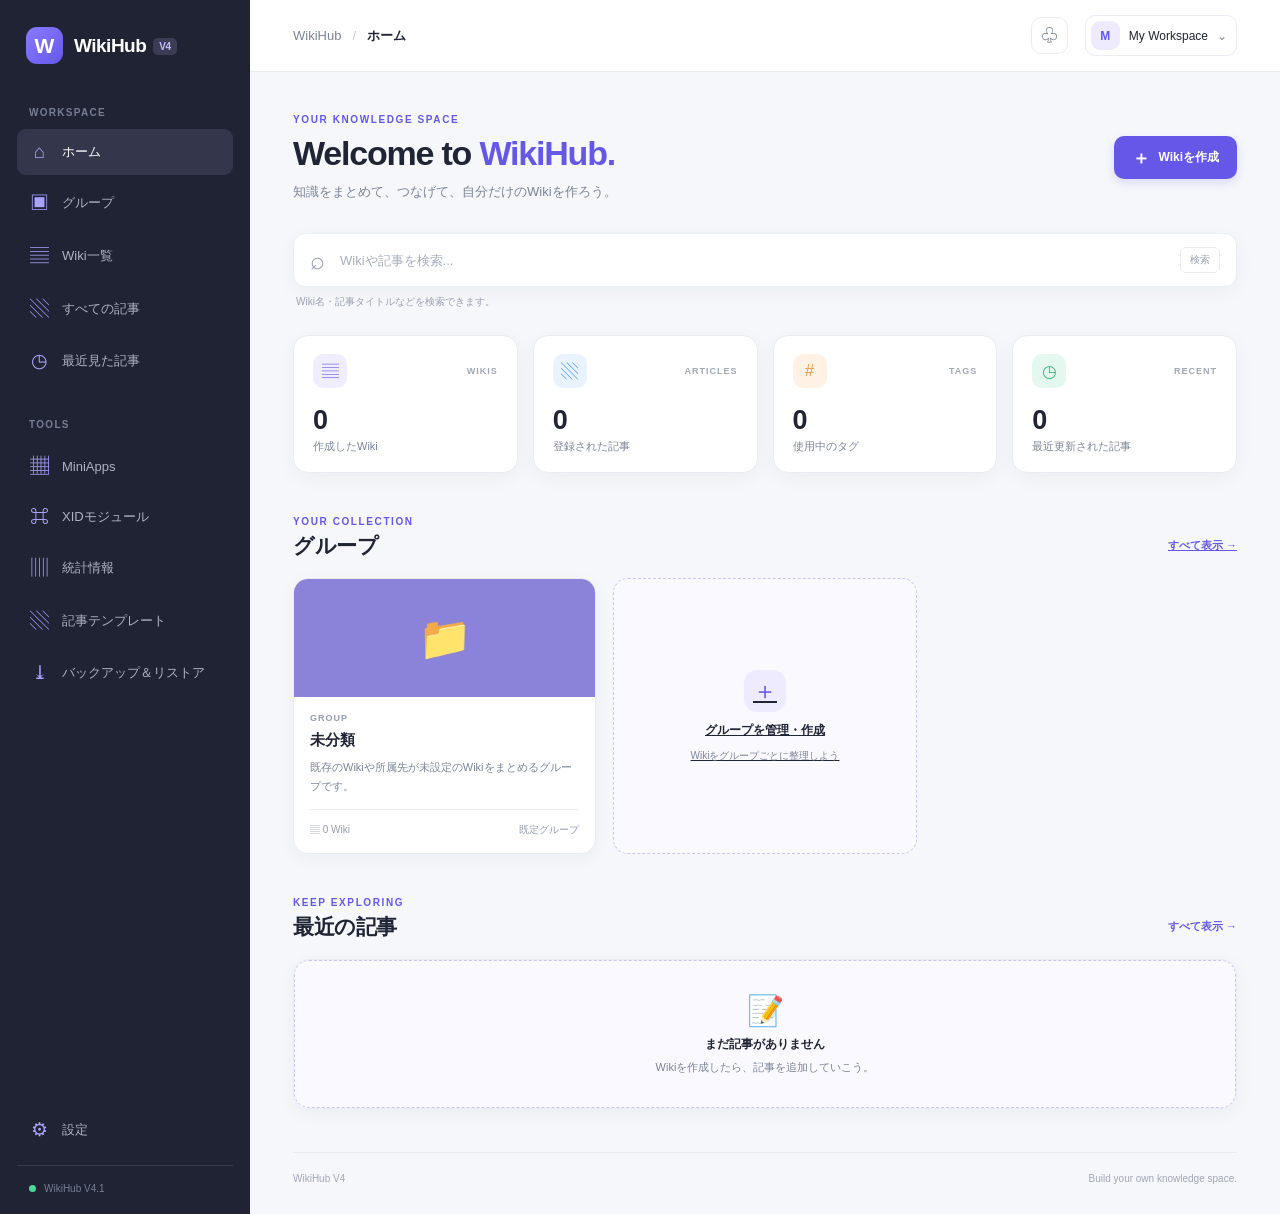
<file: index.html>
<!DOCTYPE html>
<html lang="ja">
<head>
    <meta charset="UTF-8">
    <meta name="viewport" content="width=device-width, initial-scale=1.0">
    <meta name="theme-color" content="#f5f7fa">
    <title>WikiHub</title>
    <link rel="stylesheet" href="css/main.css">
    <link rel="stylesheet" href="css/components.css">
</head>
<body>

<div class="app-layout">

    <!-- サイドバー -->
    <aside class="sidebar" id="sidebar">
        <div class="brand">
            <div class="brand-icon">W</div>
            <div class="brand-name">WikiHub<span>V4</span></div>
        </div>

        <div class="sidebar-section">
            <div class="sidebar-label">WORKSPACE</div>

            <a href="index.html" class="nav-item active">
                <span class="nav-icon">⌂</span>
                <span>ホーム</span>
            </a>

            <a href="groups.html" class="nav-item"><span class="nav-icon">▣</span><span>グループ</span></a>
            <a href="wikis.html" class="nav-item">
                <span class="nav-icon">▤</span>
                <span>Wiki一覧</span>
            </a>

            <button class="nav-item" data-action="articles">
                <span class="nav-icon">▧</span>
                <span>すべての記事</span>
            </button>

            <button class="nav-item" data-action="recent">
                <span class="nav-icon">◷</span>
                <span>最近見た記事</span>
            </button>
        </div>

        <div class="sidebar-section">
            <div class="sidebar-label">TOOLS</div>

            <button class="nav-item" data-action="miniapps">
                <span class="nav-icon">▦</span>
                <span>MiniApps</span>
            </button>

            <button class="nav-item" data-action="xid">
                <span class="nav-icon">⌘</span>
                <span>XIDモジュール</span>
            </button>

            <button class="nav-item" data-action="stats">
                <span class="nav-icon">▥</span>
                <span>統計情報</span>
            </button>

            <a class="nav-item" href="templates.html"><span class="nav-icon">▧</span><span>記事テンプレート</span></a>
            <a class="nav-item" href="backup.html">
                <span class="nav-icon">⤓</span>
                <span>バックアップ＆リストア</span>
            </a>
        </div>

        <div class="sidebar-bottom">
            <button class="nav-item" data-action="settings">
                <span class="nav-icon">⚙</span>
                <span>設定</span>
            </button>

            <div class="sidebar-version">
                <span class="status-dot"></span>
                WikiHub V4.1
            </div>
        </div>
    </aside>

    <!-- メイン -->
    <main class="main-area">

        <!-- ヘッダー -->
        <header class="topbar">
            <button class="icon-button menu-button" id="menuButton" aria-label="メニュー">
                ☰
            </button>

            <div class="breadcrumb">
                <span>WikiHub</span>
                <span class="breadcrumb-separator">/</span>
                <strong>ホーム</strong>
            </div>

            <div class="topbar-actions">
                <button class="icon-button" data-action="notifications" aria-label="通知">
                    ♧
                </button>

                <button class="profile-button" data-action="profile">
                    <span class="avatar">M</span>
                    <span class="profile-name">My Workspace</span>
                    <span class="profile-arrow">⌄</span>
                </button>
            </div>
        </header>

        <!-- コンテンツ -->
        <div class="page-content">

            <section class="welcome-section">
                <div>
                    <div class="eyebrow">YOUR KNOWLEDGE SPACE</div>
                    <h1>Welcome to <span>WikiHub.</span></h1>
                    <p>知識をまとめて、つなげて、自分だけのWikiを作ろう。</p>
                </div>

                <button class="primary-button" id="createWikiButton">
                    <span>＋</span>
                    Wikiを作成
                </button>
            </section>

            <!-- 検索 -->
            <section class="search-section">
                <div class="search-box">
                    <span class="search-icon">⌕</span>
                    <input
                        type="search"
                        id="globalSearch"
                        placeholder="Wikiや記事を検索..."
                        autocomplete="off"
                    >
                    <span class="search-shortcut">検索</span>
                </div>
                <p class="search-hint">Wiki名・記事タイトルなどを検索できます。</p>
            </section>

            <!-- 統計 -->
            <section class="stats-grid">
                <div class="stat-card">
                    <div class="stat-top">
                        <span class="stat-icon purple">▤</span>
                        <span class="stat-label">WIKIS</span>
                    </div>
                    <div class="stat-number" id="wikiCount">—</div>
                    <div class="stat-description">作成したWiki</div>
                </div>

                <div class="stat-card">
                    <div class="stat-top">
                        <span class="stat-icon blue">▧</span>
                        <span class="stat-label">ARTICLES</span>
                    </div>
                    <div class="stat-number" id="articleCount">—</div>
                    <div class="stat-description">登録された記事</div>
                </div>

                <div class="stat-card">
                    <div class="stat-top">
                        <span class="stat-icon orange">#</span>
                        <span class="stat-label">TAGS</span>
                    </div>
                    <div class="stat-number" id="tagCount">—</div>
                    <div class="stat-description">使用中のタグ</div>
                </div>

                <div class="stat-card">
                    <div class="stat-top">
                        <span class="stat-icon green">◷</span>
                        <span class="stat-label">RECENT</span>
                    </div>
                    <div class="stat-number" id="recentCount">—</div>
                    <div class="stat-description">最近更新された記事</div>
                </div>
            </section>

            <!-- Wiki一覧 -->
            <section class="content-section">
                <div class="section-heading">
                    <div>
                        <div class="eyebrow">YOUR COLLECTION</div>
                        <h2>グループ</h2>
                    </div>

                    <a class="text-button" href="wikis.html">すべて表示 →</a>
                </div>

                <div class="wiki-grid" id="wikiGrid">
                    <button class="new-wiki-card" id="newWikiCard">
                        <span class="new-wiki-icon">＋</span>
                        <strong>新しいWikiを作成</strong>
                        <span>自分だけの知識ベースを作ろう</span>
                    </button>
                </div>
            </section>

            <!-- 最近の記事 -->
            <section class="content-section recent-section">
                <div class="section-heading">
                    <div>
                        <div class="eyebrow">KEEP EXPLORING</div>
                        <h2>最近の記事</h2>
                    </div>

                    <button class="text-button" data-action="articles">
                        すべて表示 →
                    </button>
                </div>

                <div class="recent-list" id="recentList">
                    <div class="home-empty-state">
                        <div class="home-empty-icon">📝</div>
                        <strong>記事を読み込んでいます...</strong>
                    </div>
                </div>
            </section>

            <footer class="page-footer">
                <span>WikiHub V4</span>
                <span>Build your own knowledge space.</span>
            </footer>

        </div>
    </main>
</div>

<!-- モバイル用背景 -->
<div class="sidebar-overlay" id="sidebarOverlay"></div>

<!-- Wiki作成ダイアログ -->
<dialog class="modal" id="createWikiDialog">
    <form id="createWikiForm">
        <div class="modal-header">
            <div>
                <div class="eyebrow">NEW WORKSPACE</div>
                <h2>Wikiを作成</h2>
            </div>
            <button type="button" class="modal-close" id="closeWikiDialog">×</button>
        </div>

        <label for="wikiName">Wiki名</label>
        <input
            type="text"
            id="wikiName"
            placeholder="例：テクノロジーwiki"
            maxlength="60"
            required
        >

        <label for="homeWikiGroup">所属グループ</label>
        <select id="homeWikiGroup" required></select>

        <label for="wikiDescription">説明</label>
        <textarea
            id="wikiDescription"
            placeholder="このWikiについて説明..."
            maxlength="200"
            rows="3"
        ></textarea>

        <div class="modal-actions">
            <button type="button" class="secondary-button" id="cancelWikiButton">
                キャンセル
            </button>
            <button type="submit" class="primary-button">
                作成する
            </button>
        </div>
    </form>
</dialog>

<div class="toast" id="toast"></div>

<script src="js/storage.js"></script>
<script src="js/app.js"></script>
</body>
</html>
</file>
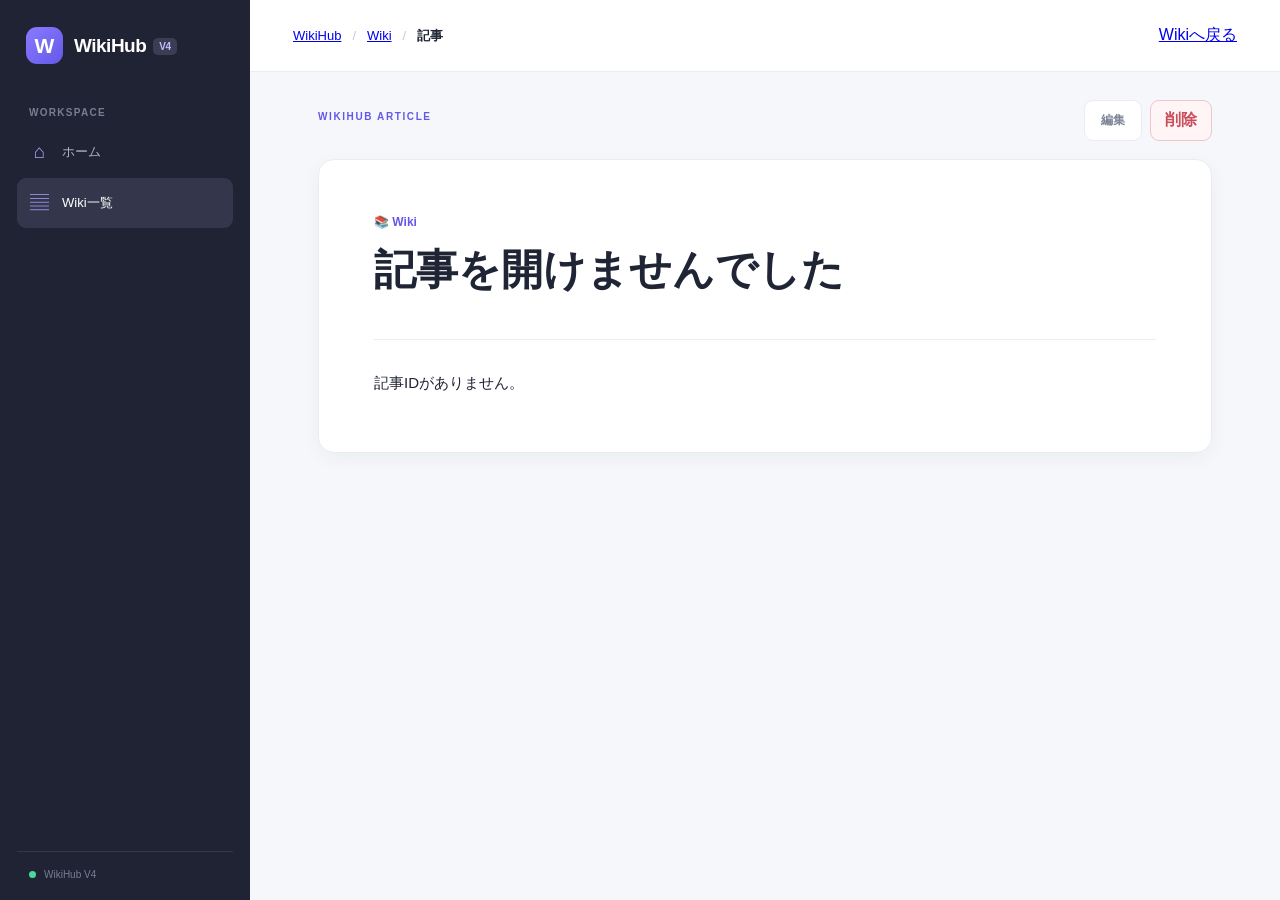
<file: article.html>
<!DOCTYPE html>
<html lang="ja">
<head>
<meta charset="UTF-8">
<meta name="viewport" content="width=device-width, initial-scale=1.0">
<meta name="theme-color" content="#f5f7fa">
<title>記事 - WikiHub</title>
<link rel="stylesheet" href="css/main.css">
<link rel="stylesheet" href="css/components.css">
<link rel="stylesheet" href="css/wiki.css">
<link rel="stylesheet" href="css/article.css">
</head>
<body>
<div class="app-layout">
<aside class="sidebar" id="sidebar">
<div class="brand"><div class="brand-icon">W</div><div class="brand-name">WikiHub<span>V4</span></div></div>
<div class="sidebar-section">
<div class="sidebar-label">WORKSPACE</div>
<a href="index.html" class="nav-item"><span class="nav-icon">⌂</span><span>ホーム</span></a>
<a href="wikis.html" class="nav-item active"><span class="nav-icon">▤</span><span>Wiki一覧</span></a>
</div>
<div class="sidebar-bottom"><div class="sidebar-version"><span class="status-dot"></span>WikiHub V4</div></div>
</aside>
<main class="main-area">
<header class="topbar">
<button class="icon-button menu-button" id="menuButton" aria-label="メニュー">☰</button>
<div class="breadcrumb"><a href="index.html">WikiHub</a><span class="breadcrumb-separator">/</span><a id="wikiBreadcrumb" href="wikis.html">Wiki</a><span class="breadcrumb-separator">/</span><strong id="articleBreadcrumb">記事</strong></div>
<div class="topbar-actions"><a class="home-link" id="backToWiki" href="wikis.html">Wikiへ戻る</a></div>
</header>
<div class="page-content article-page">
<div class="article-toolbar">
<div class="eyebrow">WIKIHUB ARTICLE</div>
<div class="article-toolbar-actions">
<button class="secondary-button" id="editArticleButton">編集</button>
<button class="danger-button" id="deleteArticleButton">削除</button>
</div>
</div>
<article class="article-document">
<header class="article-document-header">
<div class="article-wiki-label" id="articleWikiLabel">📚 Wiki</div>
<h1 id="articleTitle">読み込み中...</h1>
<p class="article-summary" id="articleSummary"></p>
<div class="article-meta" id="articleMeta"></div>
<div class="article-tags" id="articleTags"></div>
</header>
<div class="article-body" id="articleBody"><p>記事を読み込んでいます...</p></div>
</article>
</div>
</main>
</div>
<div class="sidebar-overlay" id="sidebarOverlay"></div>
<div class="toast" id="toast"></div>
<script src="js/storage.js"></script>
<script src="js/article.js"></script>
</body>
</html>
</file>
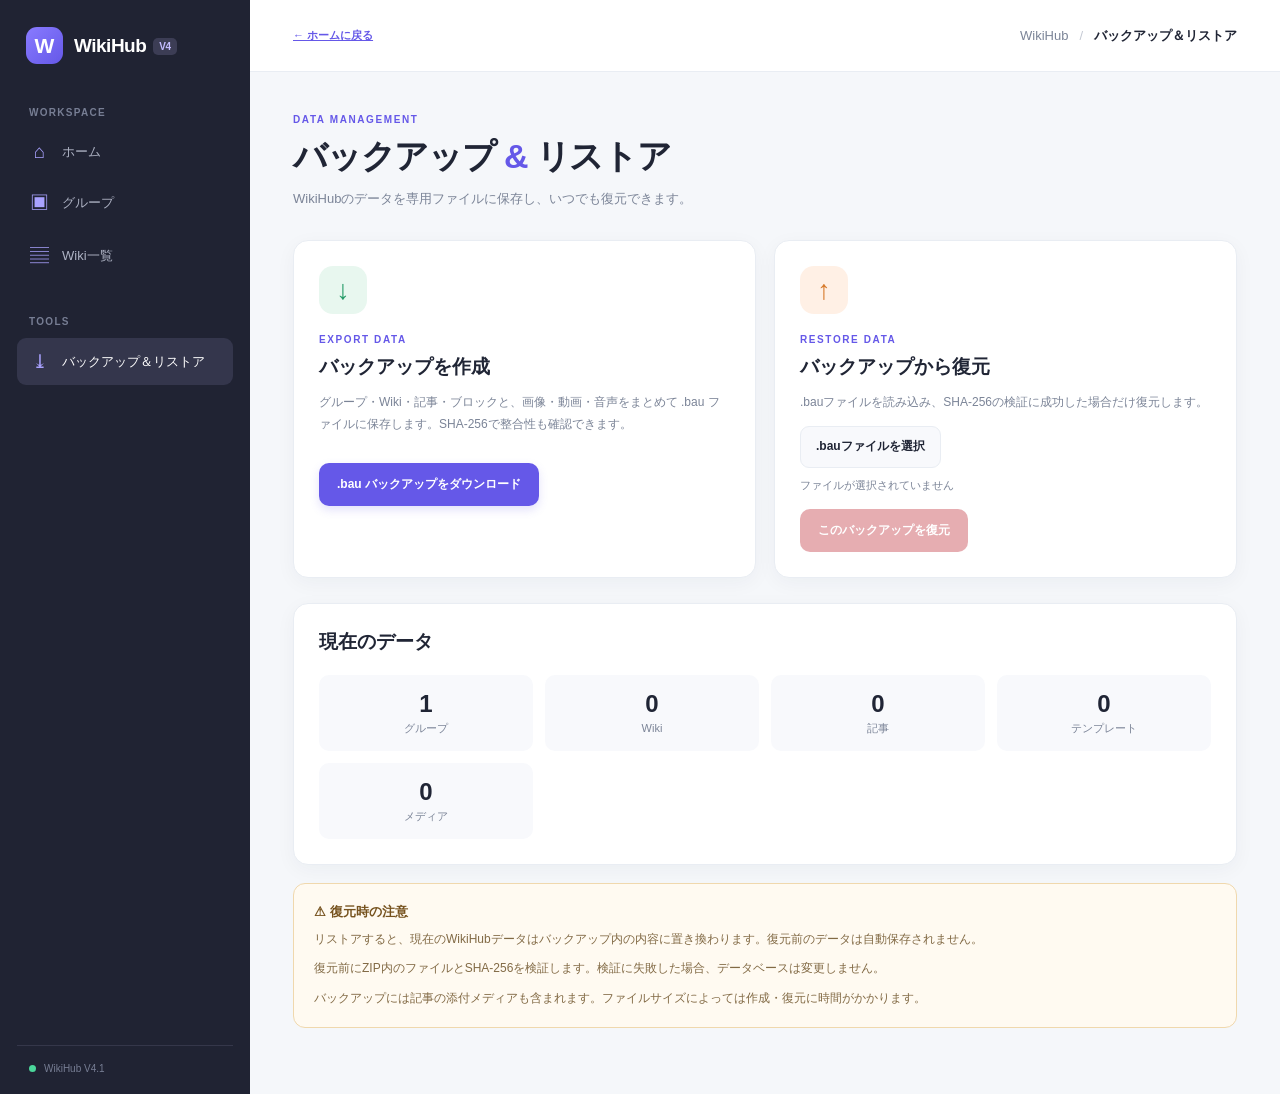
<file: backup.html>
<!DOCTYPE html>
<html lang="ja">
<head>
<meta charset="UTF-8"><meta name="viewport" content="width=device-width, initial-scale=1.0"><meta name="theme-color" content="#f5f7fa">
<title>バックアップ＆リストア - WikiHub</title>
<link rel="stylesheet" href="css/main.css"><link rel="stylesheet" href="css/components.css"><link rel="stylesheet" href="css/backup.css">
</head>
<body><div class="app-layout">
<aside class="sidebar"><div class="brand"><div class="brand-icon">W</div><div class="brand-name">WikiHub<span>V4</span></div></div>
<div class="sidebar-section"><div class="sidebar-label">WORKSPACE</div>
<a href="index.html" class="nav-item"><span class="nav-icon">⌂</span><span>ホーム</span></a>
<a href="groups.html" class="nav-item"><span class="nav-icon">▣</span><span>グループ</span></a>
<a href="wikis.html" class="nav-item"><span class="nav-icon">▤</span><span>Wiki一覧</span></a></div>
<div class="sidebar-section"><div class="sidebar-label">TOOLS</div><a href="backup.html" class="nav-item active"><span class="nav-icon">⤓</span><span>バックアップ＆リストア</span></a></div>
<div class="sidebar-bottom"><div class="sidebar-version"><span class="status-dot"></span>WikiHub V4.1</div></div></aside>
<main class="main-area"><header class="topbar"><a class="text-button" href="index.html">← ホームに戻る</a><div class="breadcrumb"><span>WikiHub</span><span class="breadcrumb-separator">/</span><strong>バックアップ＆リストア</strong></div></header>
<div class="page-content backup-page">
<section class="welcome-section"><div><div class="eyebrow">DATA MANAGEMENT</div><h1>バックアップ <span>&</span> リストア</h1><p>WikiHubのデータを専用ファイルに保存し、いつでも復元できます。</p></div></section>
<section class="backup-grid">
<article class="backup-card"><div class="backup-icon backup-icon-export">↓</div><div class="eyebrow">EXPORT DATA</div><h2>バックアップを作成</h2><p>グループ・Wiki・記事・ブロックと、画像・動画・音声をまとめて .bau ファイルに保存します。SHA-256で整合性も確認できます。</p><button class="primary-button" id="createBackupButton">.bau バックアップをダウンロード</button></article>
<article class="backup-card"><div class="backup-icon backup-icon-import">↑</div><div class="eyebrow">RESTORE DATA</div><h2>バックアップから復元</h2><p>.bauファイルを読み込み、SHA-256の検証に成功した場合だけ復元します。</p><label class="file-picker" for="restoreFile">.bauファイルを選択</label><input type="file" id="restoreFile" accept=".bau,application/octet-stream,application/zip"><div class="selected-file" id="selectedFile">ファイルが選択されていません</div><button class="danger-button" id="restoreButton" disabled>このバックアップを復元</button></article>
</section>
<section class="backup-info"><h2>現在のデータ</h2><div class="data-counts" id="dataCounts"><div><strong>—</strong><span>グループ</span></div><div><strong>—</strong><span>Wiki</span></div><div><strong>—</strong><span>記事</span></div><div><strong>—</strong><span>メディア</span></div></div></section>
<section class="backup-warning"><strong>⚠ 復元時の注意</strong><p>リストアすると、現在のWikiHubデータはバックアップ内の内容に置き換わります。復元前のデータは自動保存されません。</p><p>復元前にZIP内のファイルとSHA-256を検証します。検証に失敗した場合、データベースは変更しません。</p><p>バックアップには記事の添付メディアも含まれます。ファイルサイズによっては作成・復元に時間がかかります。</p></section>
<div class="backup-status" id="backupStatus" role="status" aria-live="polite"></div>
</div></main></div><script src="js/backup.js"></script></body></html>
</file>
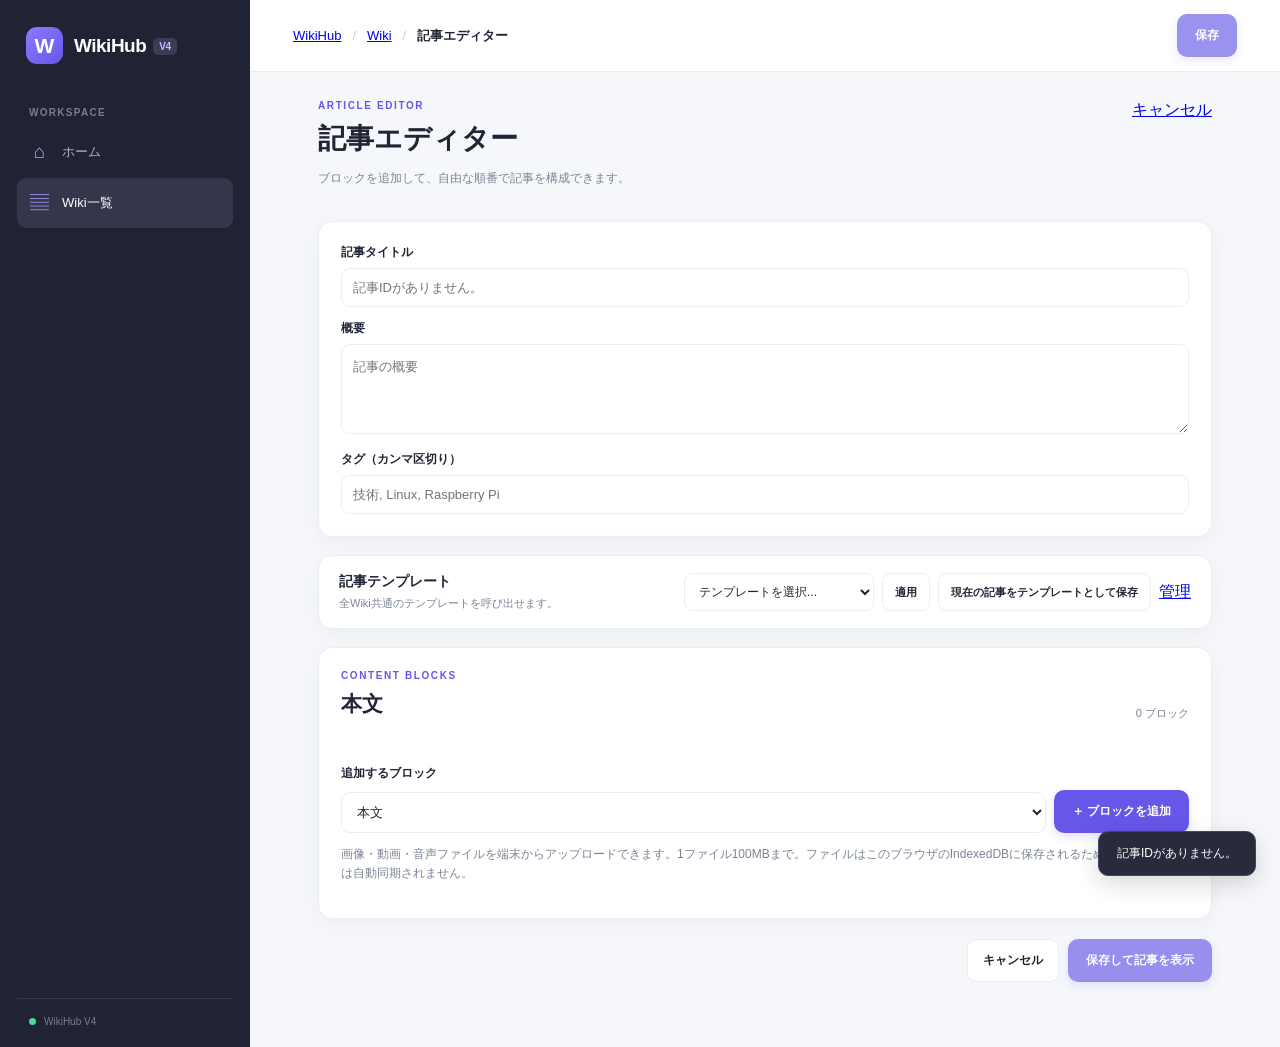
<file: editor.html>
<!DOCTYPE html>
<html lang="ja">
<head>
<meta charset="UTF-8">
<meta name="viewport" content="width=device-width, initial-scale=1.0">
<meta name="theme-color" content="#f5f7fa">
<title>記事エディター - WikiHub</title>
<link rel="stylesheet" href="css/main.css">
<link rel="stylesheet" href="css/components.css">
<link rel="stylesheet" href="css/wiki.css">
<link rel="stylesheet" href="css/editor.css">
</head>
<body>
<div class="app-layout">
<aside class="sidebar" id="sidebar">
<div class="brand"><div class="brand-icon">W</div><div class="brand-name">WikiHub<span>V4</span></div></div>
<div class="sidebar-section"><div class="sidebar-label">WORKSPACE</div><a href="index.html" class="nav-item"><span class="nav-icon">⌂</span><span>ホーム</span></a><a href="wikis.html" class="nav-item active"><span class="nav-icon">▤</span><span>Wiki一覧</span></a></div>
<div class="sidebar-bottom"><div class="sidebar-version"><span class="status-dot"></span>WikiHub V4</div></div>
</aside>
<main class="main-area">
<header class="topbar"><button class="icon-button menu-button" id="menuButton" aria-label="メニュー">☰</button><div class="breadcrumb"><a href="index.html">WikiHub</a><span class="breadcrumb-separator">/</span><a id="wikiBreadcrumb" href="wikis.html">Wiki</a><span class="breadcrumb-separator">/</span><strong>記事エディター</strong></div><div class="topbar-actions"><button class="primary-button" id="saveArticleButton">保存</button></div></header>
<div class="page-content editor-page">
<div class="editor-heading"><div><div class="eyebrow">ARTICLE EDITOR</div><h1>記事エディター</h1><p>ブロックを追加して、自由な順番で記事を構成できます。</p></div><a id="cancelEditorLink" class="home-link" href="wikis.html">キャンセル</a></div>
<section class="editor-metadata">
<label for="editorTitle">記事タイトル</label><input id="editorTitle" type="text" maxlength="160" placeholder="記事タイトル" required>
<label for="editorSummary">概要</label><textarea id="editorSummary" rows="3" maxlength="1200" placeholder="記事の概要"></textarea>
<label for="editorTags">タグ（カンマ区切り）</label><input id="editorTags" type="text" maxlength="500" placeholder="技術, Linux, Raspberry Pi">
</section>
<section class="template-toolbar">
<div class="template-toolbar-copy"><strong>記事テンプレート</strong><span>全Wiki共通のテンプレートを呼び出せます。</span></div>
<div class="template-toolbar-controls">
<select id="templateSelect" aria-label="テンプレートを選択"><option value="">テンプレートを選択...</option></select>
<button type="button" class="secondary-button" id="applyTemplateButton">適用</button>
<button type="button" class="secondary-button" id="saveTemplateButton">現在の記事をテンプレートとして保存</button>
<a class="home-link" href="templates.html">管理</a>
</div>
</section>
<section class="editor-content-section">
<div class="editor-section-heading"><div><div class="eyebrow">CONTENT BLOCKS</div><h2>本文</h2></div><span id="blockCount">0 ブロック</span></div>
<div id="blockList" class="editor-block-list"></div>
<div class="add-block-panel">
<label for="blockType">追加するブロック</label>
<select id="blockType">
<option value="paragraph">本文</option><option value="heading">見出し</option><option value="subheading">小見出し</option><option value="quote">引用</option><option value="list">箇条書き</option><option value="divider">水平線</option><option value="image">画像アップロード</option><option value="video">動画アップロード</option><option value="audio">音声アップロード</option><option value="internalLink">内部リンク</option>
</select>
<button class="primary-button" id="addBlockButton">＋ ブロックを追加</button>
</div>
<p class="editor-note">画像・動画・音声ファイルを端末からアップロードできます。1ファイル100MBまで。ファイルはこのブラウザのIndexedDBに保存されるため、別の端末とは自動同期されません。</p>
</section>
<div class="editor-bottom-actions"><a id="cancelEditorLinkBottom" href="wikis.html" class="secondary-button">キャンセル</a><button class="primary-button" id="saveArticleButtonBottom">保存して記事を表示</button></div>
</div>
</main>
</div>
<div class="sidebar-overlay" id="sidebarOverlay"></div><div class="toast" id="toast"></div>
<script src="js/storage.js"></script><script src="js/editor.js"></script>
</body>
</html>
</file>
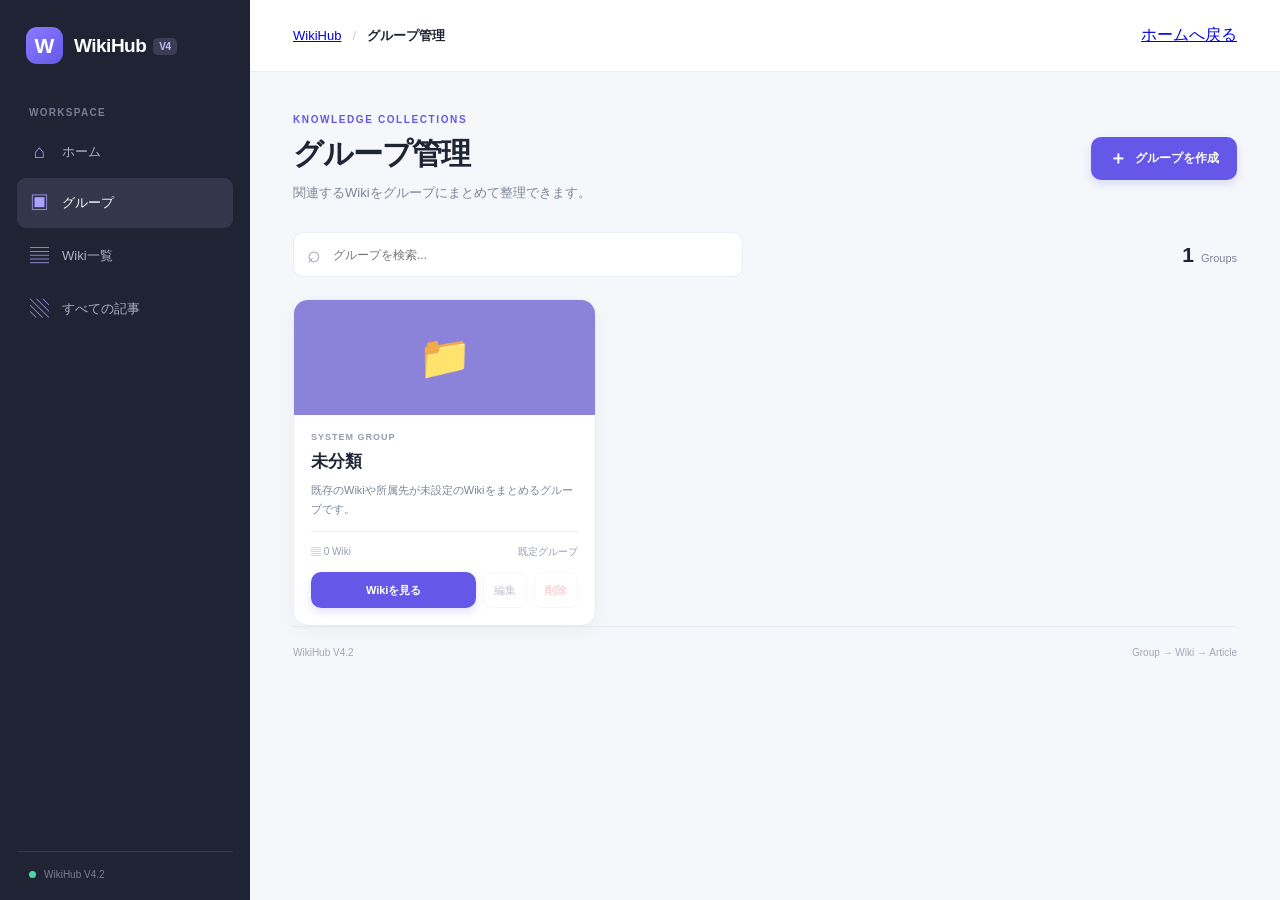
<file: groups.html>
<!DOCTYPE html>
<html lang="ja">
<head>
<meta charset="UTF-8">
<meta name="viewport" content="width=device-width, initial-scale=1.0">
<meta name="theme-color" content="#f5f7fa">
<title>グループ管理 - WikiHub</title>
<link rel="stylesheet" href="css/main.css">
<link rel="stylesheet" href="css/components.css">
<link rel="stylesheet" href="css/groups.css">
</head>
<body>
<div class="app-layout">
<aside class="sidebar" id="sidebar">
<div class="brand"><div class="brand-icon">W</div><div class="brand-name">WikiHub<span>V4</span></div></div>
<div class="sidebar-section">
<div class="sidebar-label">WORKSPACE</div>
<a href="index.html" class="nav-item"><span class="nav-icon">⌂</span><span>ホーム</span></a>
<a href="groups.html" class="nav-item active"><span class="nav-icon">▣</span><span>グループ</span></a>
<a href="wikis.html" class="nav-item"><span class="nav-icon">▤</span><span>Wiki一覧</span></a>
<button class="nav-item" data-action="articles"><span class="nav-icon">▧</span><span>すべての記事</span></button>
</div>
<div class="sidebar-bottom"><div class="sidebar-version"><span class="status-dot"></span>WikiHub V4.2</div></div>
</aside>
<main class="main-area">
<header class="topbar">
<button class="icon-button menu-button" id="menuButton">☰</button>
<div class="breadcrumb"><a href="index.html">WikiHub</a><span class="breadcrumb-separator">/</span><strong>グループ管理</strong></div>
<div class="topbar-actions"><a href="index.html" class="home-link">ホームへ戻る</a></div>
</header>
<div class="page-content">
<section class="group-heading">
<div><div class="eyebrow">KNOWLEDGE COLLECTIONS</div><h1>グループ管理</h1><p>関連するWikiをグループにまとめて整理できます。</p></div>
<button class="primary-button" id="createGroupButton"><span>＋</span>グループを作成</button>
</section>
<div class="group-toolbar">
<div class="wiki-search"><span>⌕</span><input type="search" id="groupSearch" placeholder="グループを検索..."></div>
<div class="wiki-total"><strong id="groupTotal">0</strong><span>Groups</span></div>
</div>
<section class="group-grid" id="groupGrid"><div class="loading-message">グループを読み込んでいます...</div></section>
<footer class="page-footer"><span>WikiHub V4.2</span><span>Group → Wiki → Article</span></footer>
</div>
</main>
</div>
<div class="sidebar-overlay" id="sidebarOverlay"></div>
<dialog class="modal" id="groupDialog">
<form id="groupForm">
<div class="modal-header"><div><div class="eyebrow" id="dialogEyebrow">NEW GROUP</div><h2 id="dialogTitle">グループを作成</h2></div><button type="button" class="modal-close" id="closeDialog">×</button></div>
<input type="hidden" id="editingGroupId">
<label for="groupName">グループ名</label><input id="groupName" maxlength="60" placeholder="例：歴史グループ" required>
<label for="groupDescription">説明</label><textarea id="groupDescription" maxlength="300" rows="3" placeholder="このグループに含めるWiki..."></textarea>
<label for="groupIcon">アイコン</label><select id="groupIcon"><option value="📁">📁 フォルダ</option><option value="🏛️">🏛️ 歴史</option><option value="🔬">🔬 科学</option><option value="💻">💻 技術</option><option value="🎨">🎨 アート</option><option value="🌍">🌍 地理</option><option value="📚">📚 学習</option></select>
<label for="groupColor">テーマカラー</label><input type="color" id="groupColor" value="#8b82d9">
<div class="modal-actions"><button type="button" class="secondary-button" id="cancelDialog">キャンセル</button><button type="submit" class="primary-button" id="saveGroupButton">作成する</button></div>
</form>
</dialog>
<div class="toast" id="toast"></div>
<script src="js/storage.js"></script><script src="js/groups.js"></script>
</body>
</html>
</file>
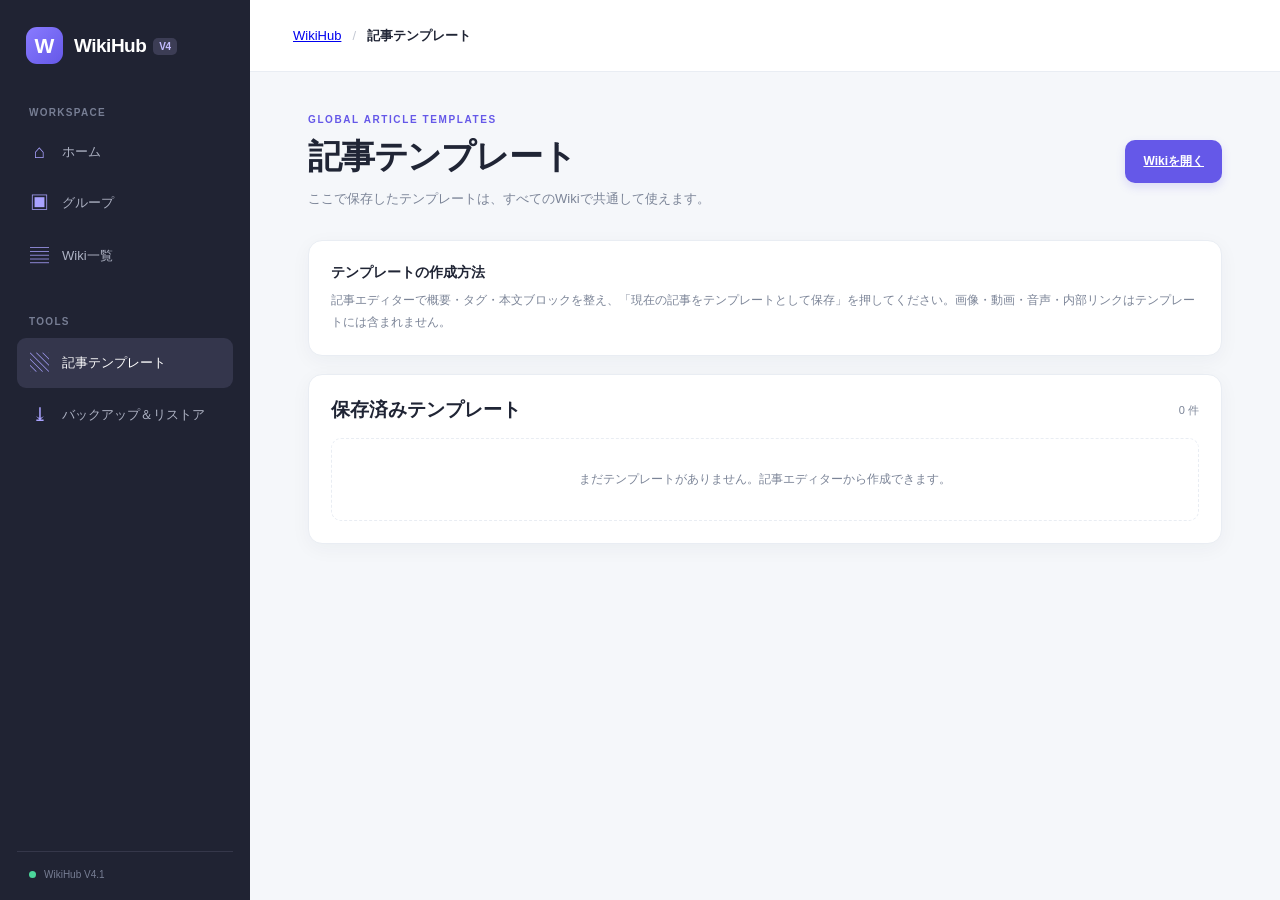
<file: templates.html>
<!DOCTYPE html>
<html lang="ja">
<head>
<meta charset="UTF-8">
<meta name="viewport" content="width=device-width, initial-scale=1.0">
<meta name="theme-color" content="#f5f7fa">
<title>記事テンプレート - WikiHub</title>
<link rel="stylesheet" href="css/main.css">
<link rel="stylesheet" href="css/components.css">
<link rel="stylesheet" href="css/templates.css">
</head>
<body>
<div class="app-layout">
<aside class="sidebar">
<div class="brand"><div class="brand-icon">W</div><div class="brand-name">WikiHub<span>V4</span></div></div>
<div class="sidebar-section"><div class="sidebar-label">WORKSPACE</div>
<a href="index.html" class="nav-item"><span class="nav-icon">⌂</span><span>ホーム</span></a>
<a href="groups.html" class="nav-item"><span class="nav-icon">▣</span><span>グループ</span></a>
<a href="wikis.html" class="nav-item"><span class="nav-icon">▤</span><span>Wiki一覧</span></a></div>
<div class="sidebar-section"><div class="sidebar-label">TOOLS</div>
<a href="templates.html" class="nav-item active"><span class="nav-icon">▧</span><span>記事テンプレート</span></a>
<a href="backup.html" class="nav-item"><span class="nav-icon">⤓</span><span>バックアップ＆リストア</span></a></div>
<div class="sidebar-bottom"><div class="sidebar-version"><span class="status-dot"></span>WikiHub V4.1</div></div>
</aside>
<main class="main-area">
<header class="topbar"><button class="icon-button menu-button" id="menuButton" aria-label="メニュー">☰</button><div class="breadcrumb"><a href="index.html">WikiHub</a><span class="breadcrumb-separator">/</span><strong>記事テンプレート</strong></div></header>
<div class="page-content templates-page">
<section class="welcome-section"><div><div class="eyebrow">GLOBAL ARTICLE TEMPLATES</div><h1>記事テンプレート</h1><p>ここで保存したテンプレートは、すべてのWikiで共通して使えます。</p></div><a class="primary-button" href="wikis.html">Wikiを開く</a></section>
<section class="template-help"><strong>テンプレートの作成方法</strong><p>記事エディターで概要・タグ・本文ブロックを整え、「現在の記事をテンプレートとして保存」を押してください。画像・動画・音声・内部リンクはテンプレートには含まれません。</p></section>
<section class="template-list-section"><div class="template-list-heading"><h2>保存済みテンプレート</h2><span id="templateCount">読み込み中...</span></div><div id="templateList" class="template-list"><div class="template-empty">テンプレートを読み込んでいます...</div></div></section>
</div>
</main>
</div>
<div class="sidebar-overlay" id="sidebarOverlay"></div>
<div class="toast" id="toast"></div>
<script src="js/storage.js"></script>
<script src="js/templates.js"></script>
</body>
</html>
</file>
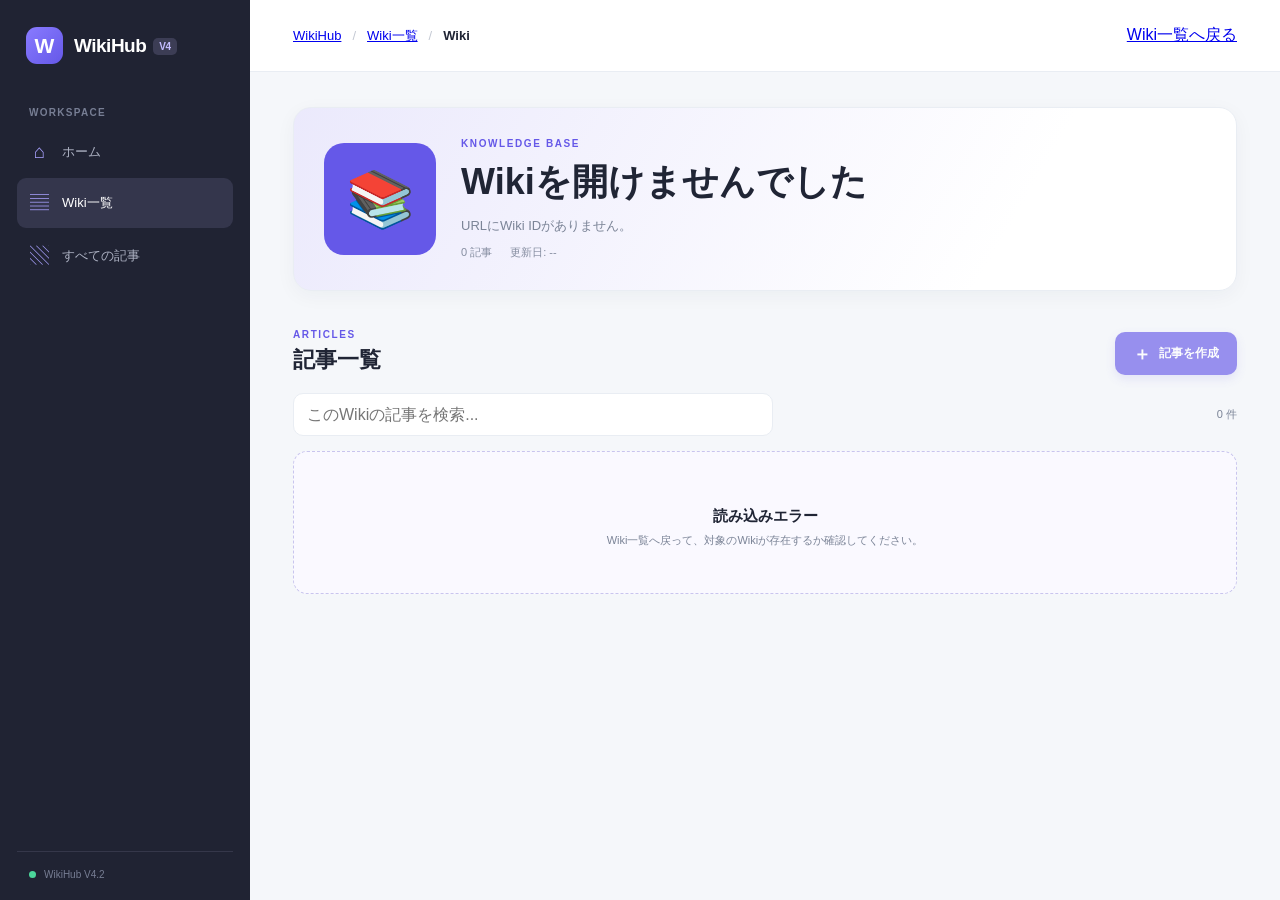
<file: wiki.html>
<!DOCTYPE html>
<html lang="ja">
<head>
    <meta charset="UTF-8">
    <meta name="viewport" content="width=device-width, initial-scale=1.0">
    <meta name="theme-color" content="#f5f7fa">
    <title>Wiki - WikiHub</title>
    <link rel="stylesheet" href="css/main.css">
    <link rel="stylesheet" href="css/components.css">
    <link rel="stylesheet" href="css/wiki.css">
</head>
<body>
<div class="app-layout">
    <aside class="sidebar" id="sidebar">
        <div class="brand">
            <div class="brand-icon">W</div>
            <div class="brand-name">WikiHub<span>V4</span></div>
        </div>
        <div class="sidebar-section">
            <div class="sidebar-label">WORKSPACE</div>
            <a href="index.html" class="nav-item"><span class="nav-icon">⌂</span><span>ホーム</span></a>
            <a href="wikis.html" class="nav-item active"><span class="nav-icon">▤</span><span>Wiki一覧</span></a>
            <a href="wikis.html" class="nav-item"><span class="nav-icon">▧</span><span>すべての記事</span></a>
        </div>
        <div class="sidebar-bottom">
            <div class="sidebar-version"><span class="status-dot"></span>WikiHub V4.2</div>
        </div>
    </aside>

    <main class="main-area">
        <header class="topbar">
            <button class="icon-button menu-button" id="menuButton" aria-label="メニュー">☰</button>
            <div class="breadcrumb">
                <a href="index.html">WikiHub</a>
                <span class="breadcrumb-separator">/</span>
                <a href="wikis.html">Wiki一覧</a>
                <span class="breadcrumb-separator">/</span>
                <strong id="breadcrumbWikiName">Wiki</strong>
            </div>
            <div class="topbar-actions">
                <a href="wikis.html" class="home-link">Wiki一覧へ戻る</a>
            </div>
        </header>

        <div class="page-content wiki-detail-content">
            <section class="wiki-hero" id="wikiHero">
                <div class="wiki-hero-icon" id="wikiIcon">📚</div>
                <div class="wiki-hero-info">
                    <div class="eyebrow">KNOWLEDGE BASE</div>
                    <h1 id="wikiName">読み込み中...</h1>
                    <p id="wikiDescription">Wiki情報を読み込んでいます。</p>
                    <div class="wiki-hero-meta">
                        <span id="wikiArticleCount">0 記事</span>
                        <span id="wikiUpdatedAt">更新日: --</span>
                    </div>
                </div>
            </section>

            <section class="wiki-articles-section">
                <div class="wiki-section-heading">
                    <div>
                        <div class="eyebrow">ARTICLES</div>
                        <h2>記事一覧</h2>
                    </div>
                    <button class="primary-button" id="createArticleButton"><span>＋</span>記事を作成</button>
                </div>

                <div class="wiki-article-toolbar">
                    <input type="search" id="articleSearch" placeholder="このWikiの記事を検索..." autocomplete="off">
                    <span id="articleTotal">0 件</span>
                </div>

                <div class="wiki-article-list" id="articleList">
                    <div class="loading-message">記事を読み込んでいます...</div>
                </div>
            </section>
        </div>
    </main>
</div>

<div class="sidebar-overlay" id="sidebarOverlay"></div>

<dialog class="modal" id="articleDialog">
    <form id="articleForm">
        <div class="modal-header">
            <div>
                <div class="eyebrow">NEW ARTICLE</div>
                <h2>記事を作成</h2>
            </div>
            <button type="button" class="modal-close" id="closeArticleDialog">×</button>
        </div>
        <label for="articleTitle">記事タイトル</label>
        <input id="articleTitle" type="text" maxlength="120" placeholder="例：Raspberry Piとは" required>
        <label for="articleSummary">概要</label>
        <textarea id="articleSummary" rows="4" maxlength="1000" placeholder="記事の概要を入力..."></textarea>
        <label for="articleTags">タグ（カンマ区切り）</label>
        <input id="articleTags" type="text" maxlength="300" placeholder="例：技術, Raspberry Pi, Linux">
        <p class="form-hint">本文のブロック編集機能は次の段階で追加する予定です。</p>
        <div class="modal-actions">
            <button type="button" class="secondary-button" id="cancelArticleButton">キャンセル</button>
            <button type="submit" class="primary-button" id="saveArticleButton">作成する</button>
        </div>
    </form>
</dialog>

<div class="toast" id="toast"></div>
<script src="js/storage.js"></script>
<script src="js/wiki.js"></script>
</body>
</html>
</file>
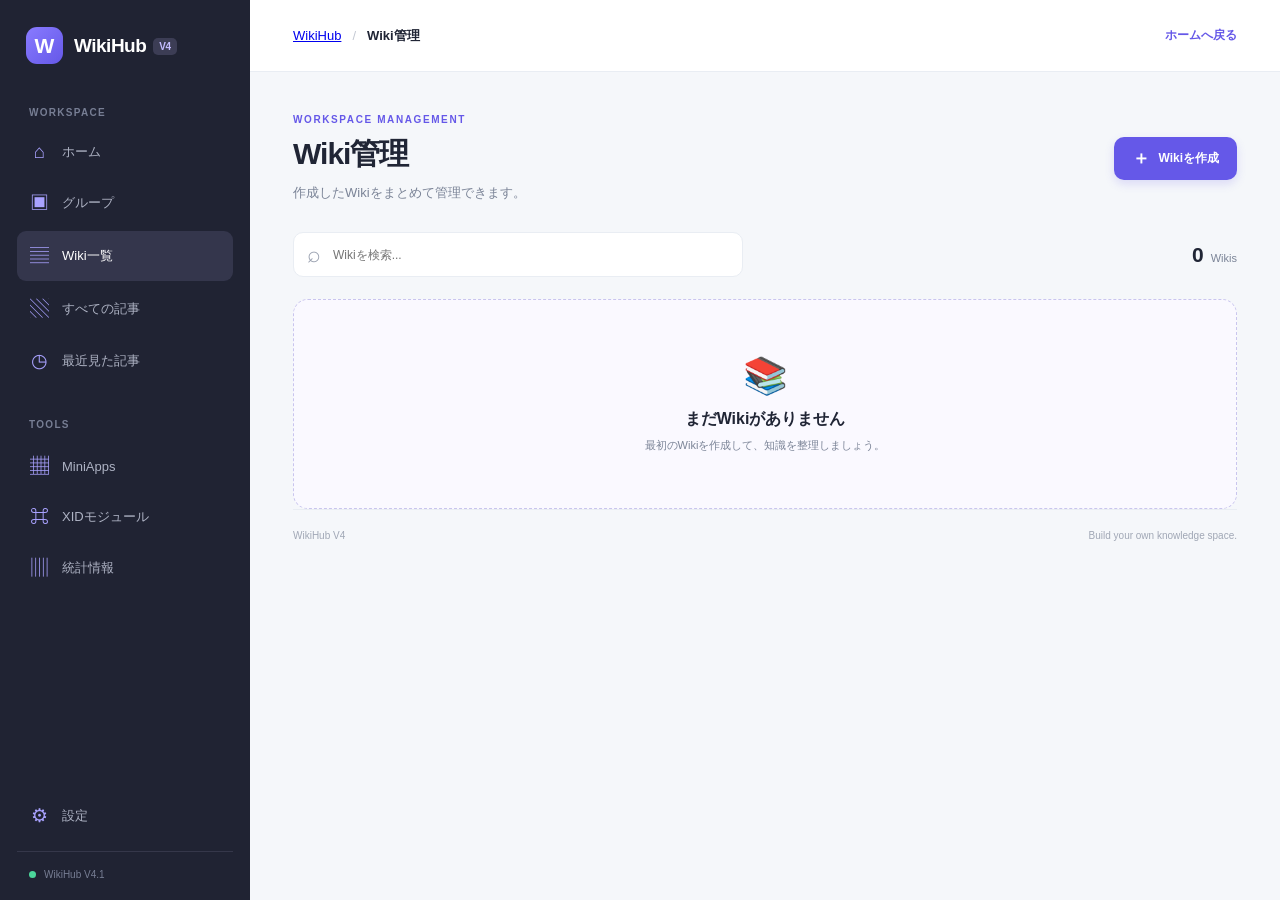
<file: wikis.html>
<!DOCTYPE html>
<html lang="ja">
<head>
    <meta charset="UTF-8">
    <meta name="viewport" content="width=device-width, initial-scale=1.0">
    <meta name="theme-color" content="#f5f7fa">
    <title>Wiki管理 - WikiHub</title>
    <link rel="stylesheet" href="css/main.css">
    <link rel="stylesheet" href="css/components.css">
    <link rel="stylesheet" href="css/wikis.css">
</head>
<body>

<div class="app-layout">

    <aside class="sidebar" id="sidebar">
        <div class="brand">
            <div class="brand-icon">W</div>
            <div class="brand-name">WikiHub<span>V4</span></div>
        </div>

        <div class="sidebar-section">
            <div class="sidebar-label">WORKSPACE</div>

            <a href="index.html" class="nav-item">
                <span class="nav-icon">⌂</span>
                <span>ホーム</span>
            </a>

            <a href="groups.html" class="nav-item"><span class="nav-icon">▣</span><span>グループ</span></a>
            <a href="wikis.html" class="nav-item active">
                <span class="nav-icon">▤</span>
                <span>Wiki一覧</span>
            </a>

            <button class="nav-item" data-action="articles">
                <span class="nav-icon">▧</span>
                <span>すべての記事</span>
            </button>

            <button class="nav-item" data-action="recent">
                <span class="nav-icon">◷</span>
                <span>最近見た記事</span>
            </button>
        </div>

        <div class="sidebar-section">
            <div class="sidebar-label">TOOLS</div>

            <button class="nav-item" data-action="miniapps">
                <span class="nav-icon">▦</span>
                <span>MiniApps</span>
            </button>

            <button class="nav-item" data-action="xid">
                <span class="nav-icon">⌘</span>
                <span>XIDモジュール</span>
            </button>

            <button class="nav-item" data-action="stats">
                <span class="nav-icon">▥</span>
                <span>統計情報</span>
            </button>
        </div>

        <div class="sidebar-bottom">
            <button class="nav-item" data-action="settings">
                <span class="nav-icon">⚙</span>
                <span>設定</span>
            </button>

            <div class="sidebar-version">
                <span class="status-dot"></span>
                WikiHub V4.1
            </div>
        </div>
    </aside>

    <main class="main-area">

        <header class="topbar">
            <button class="icon-button menu-button" id="menuButton">☰</button>

            <div class="breadcrumb">
                <a href="index.html">WikiHub</a>
                <span class="breadcrumb-separator">/</span>
                <strong>Wiki管理</strong>
            </div>

            <div class="topbar-actions">
                <a href="index.html" class="home-link">ホームへ戻る</a>
            </div>
        </header>

        <div class="page-content">

            <section class="wiki-page-heading">
                <div>
                    <div class="eyebrow">WORKSPACE MANAGEMENT</div>
                    <h1>Wiki管理</h1>
                    <p>作成したWikiをまとめて管理できます。</p>
                </div>

                <button class="primary-button" id="createWikiButton">
                    <span>＋</span>
                    Wikiを作成
                </button>
            </section>

            <section class="wiki-toolbar">
                <div class="wiki-search">
                    <span>⌕</span>
                    <input
                        type="search"
                        id="wikiSearch"
                        placeholder="Wikiを検索..."
                    >
                </div>

                <div class="wiki-total">
                    <strong id="wikiTotal">0</strong>
                    <span>Wikis</span>
                </div>
            </section>

            <section class="managed-wiki-grid" id="managedWikiGrid">
                <div class="loading-message">Wikiを読み込んでいます...</div>
            </section>

            <footer class="page-footer">
                <span>WikiHub V4</span>
                <span>Build your own knowledge space.</span>
            </footer>

        </div>
    </main>
</div>

<div class="sidebar-overlay" id="sidebarOverlay"></div>

<dialog class="modal" id="wikiDialog">
    <form id="wikiForm">

        <div class="modal-header">
            <div>
                <div class="eyebrow" id="dialogEyebrow">NEW WORKSPACE</div>
                <h2 id="dialogTitle">Wikiを作成</h2>
            </div>

            <button type="button" class="modal-close" id="closeDialog">×</button>
        </div>

        <input type="hidden" id="editingWikiId">

        <label for="wikiName">Wiki名</label>
        <input
            type="text"
            id="wikiName"
            maxlength="60"
            placeholder="例：テクノロジーwiki"
            required
        >

        <label for="wikiGroup">所属グループ</label>
        <select id="wikiGroup" required></select>

        <label for="wikiDescription">説明</label>
        <textarea
            id="wikiDescription"
            maxlength="300"
            rows="3"
            placeholder="このWikiについて説明..."
        ></textarea>

        <label for="wikiIcon">アイコン</label>
        <select id="wikiIcon">
            <option value="📚">📚 本</option>
            <option value="🌐">🌐 地球</option>
            <option value="💻">💻 コンピューター</option>
            <option value="🔬">🔬 科学</option>
            <option value="🎮">🎮 ゲーム</option>
            <option value="📝">📝 メモ</option>
            <option value="🏛️">🏛️ 歴史</option>
            <option value="🎨">🎨 アート</option>
        </select>

        <label for="wikiColor">テーマカラー</label>
        <input type="color" id="wikiColor" value="#6558e8">

        <div class="modal-actions">
            <button type="button" class="secondary-button" id="cancelDialog">
                キャンセル
            </button>

            <button type="submit" class="primary-button" id="saveWikiButton">
                作成する
            </button>
        </div>

    </form>
</dialog>

<div class="toast" id="toast"></div>

<script src="js/storage.js"></script>
<script src="js/wikis.js"></script>

</body>
</html>
</file>
<file: css/main.css>
:root {
    --background: #f5f7fa;
    --surface: #ffffff;
    --surface-soft: #f8f9fc;
    --text: #202535;
    --text-secondary: #7b8497;
    --border: #e9edf3;
    --primary: #6558e8;
    --primary-hover: #5548d5;
    --sidebar: #202333;
    --sidebar-text: #aeb3c4;
    --sidebar-active: #34364c;
    --radius: 15px;
    --shadow: 0 5px 20px rgba(31, 41, 70, 0.045);
}

* {
    box-sizing: border-box;
}

body {
    margin: 0;
    min-height: 100vh;
    background: var(--background);
    color: var(--text);
    font-family:
        -apple-system,
        BlinkMacSystemFont,
        "Segoe UI",
        "Noto Sans JP",
        sans-serif;
}

button,
input,
textarea {
    font: inherit;
}

button {
    cursor: pointer;
}

.app-layout {
    display: flex;
    min-height: 100vh;
}

/* Sidebar */

.sidebar {
    width: 250px;
    flex-shrink: 0;
    display: flex;
    flex-direction: column;
    padding: 27px 17px 20px;
    background: var(--sidebar);
    color: white;
}

.brand {
    display: flex;
    align-items: center;
    gap: 11px;
    padding: 0 9px;
    margin-bottom: 43px;
}

.brand-icon {
    width: 37px;
    height: 37px;
    display: grid;
    place-items: center;
    border-radius: 11px;
    background: linear-gradient(135deg, #897bff, #6558e8);
    font-size: 21px;
    font-weight: 800;
    color: white;
}

.brand-name {
    font-size: 19px;
    font-weight: 750;
    letter-spacing: -0.5px;
}

.brand-name span {
    margin-left: 7px;
    padding: 3px 6px;
    border-radius: 5px;
    background: #3c3d55;
    color: #c3bcff;
    font-size: 10px;
    vertical-align: middle;
}

.sidebar-section {
    margin-bottom: 32px;
}

.sidebar-label {
    padding: 0 12px;
    margin-bottom: 11px;
    color: #777e94;
    font-size: 10px;
    font-weight: 750;
    letter-spacing: 1.3px;
}

.nav-item {
    width: 100%;
    display: flex;
    align-items: center;
    gap: 13px;
    padding: 12px 13px;
    margin: 3px 0;
    border: 0;
    border-radius: 9px;
    background: transparent;
    color: var(--sidebar-text);
    text-align: left;
    text-decoration: none;
    font-size: 13px;
    transition: background 0.2s, color 0.2s;
}

.nav-item:hover {
    background: #2c2e42;
    color: white;
}

.nav-item.active {
    background: var(--sidebar-active);
    color: white;
}

.nav-icon {
    width: 19px;
    color: #a9a2ff;
    font-size: 19px;
    text-align: center;
}

.sidebar-bottom {
    margin-top: auto;
}

.sidebar-version {
    display: flex;
    align-items: center;
    gap: 8px;
    padding: 17px 12px 0;
    margin-top: 12px;
    border-top: 1px solid #35374a;
    color: #777e94;
    font-size: 10px;
}

.status-dot {
    width: 7px;
    height: 7px;
    border-radius: 50%;
    background: #4bd69b;
}

/* Main */

.main-area {
    min-width: 0;
    flex: 1;
}

.topbar {
    height: 72px;
    display: flex;
    align-items: center;
    justify-content: space-between;
    padding: 0 43px;
    border-bottom: 1px solid var(--border);
    background: var(--surface);
}

.breadcrumb {
    display: flex;
    align-items: center;
    gap: 11px;
    color: var(--text-secondary);
    font-size: 13px;
}

.breadcrumb strong {
    color: var(--text);
    font-weight: 650;
}

.breadcrumb-separator {
    color: #c4c9d3;
}

.topbar-actions {
    display: flex;
    align-items: center;
    gap: 17px;
}

.icon-button {
    width: 37px;
    height: 37px;
    display: grid;
    place-items: center;
    border: 1px solid var(--border);
    border-radius: 10px;
    background: white;
    color: #667087;
    font-size: 17px;
}

.icon-button:hover {
    background: var(--surface-soft);
}

.profile-button {
    display: flex;
    align-items: center;
    gap: 9px;
    padding: 5px 9px 5px 5px;
    border: 1px solid var(--border);
    border-radius: 10px;
    background: white;
    color: var(--text);
    font-size: 12px;
}

.avatar {
    width: 29px;
    height: 29px;
    display: grid;
    place-items: center;
    border-radius: 9px;
    background: #eeeaff;
    color: var(--primary);
    font-weight: 750;
}

.profile-arrow {
    color: var(--text-secondary);
}

.menu-button {
    display: none;
}

/* Page */

.page-content {
    width: min(1180px, 100%);
    margin: 0 auto;
    padding: 42px 43px 25px;
}

.welcome-section {
    display: flex;
    align-items: center;
    justify-content: space-between;
    gap: 20px;
    margin-bottom: 32px;
}

.eyebrow {
    margin-bottom: 9px;
    color: var(--primary);
    font-size: 10px;
    font-weight: 800;
    letter-spacing: 1.6px;
}

.welcome-section h1 {
    margin: 0;
    font-size: clamp(26px, 3vw, 34px);
    letter-spacing: -1.2px;
}

.welcome-section h1 span {
    color: var(--primary);
}

.welcome-section p {
    margin: 10px 0 0;
    color: var(--text-secondary);
    font-size: 13px;
}

.primary-button {
    display: inline-flex;
    align-items: center;
    justify-content: center;
    gap: 8px;
    min-height: 43px;
    padding: 0 18px;
    border: 0;
    border-radius: 10px;
    background: var(--primary);
    color: white;
    font-size: 12px;
    font-weight: 700;
    box-shadow: 0 4px 10px rgba(101, 88, 232, 0.18);
    transition: background 0.2s, transform 0.2s;
}

.primary-button:hover {
    background: var(--primary-hover);
    transform: translateY(-1px);
}

.primary-button span {
    font-size: 18px;
}

/* Search */

.search-section {
    margin-bottom: 26px;
}

.search-box {
    height: 54px;
    display: flex;
    align-items: center;
    gap: 13px;
    padding: 0 16px;
    border: 1px solid var(--border);
    border-radius: 12px;
    background: var(--surface);
    box-shadow: var(--shadow);
}

.search-icon {
    color: #969db0;
    font-size: 25px;
}

.search-box input {
    width: 100%;
    height: 100%;
    border: 0;
    outline: 0;
    background: transparent;
    color: var(--text);
    font-size: 13px;
}

.search-box input::placeholder {
    color: #a6adbb;
}

.search-shortcut {
    flex-shrink: 0;
    padding: 5px 9px;
    border: 1px solid var(--border);
    border-radius: 6px;
    color: #9aa1b0;
    font-size: 10px;
}

.search-hint {
    margin: 8px 0 0 3px;
    color: #9aa1b0;
    font-size: 10px;
}

/* Stats */

.stats-grid {
    display: grid;
    grid-template-columns: repeat(4, minmax(0, 1fr));
    gap: 15px;
    margin-bottom: 43px;
}

.stat-card {
    padding: 18px 19px;
    border: 1px solid var(--border);
    border-radius: var(--radius);
    background: var(--surface);
    box-shadow: var(--shadow);
}

.stat-top {
    display: flex;
    align-items: center;
    justify-content: space-between;
    margin-bottom: 17px;
}

.stat-icon {
    width: 34px;
    height: 34px;
    display: grid;
    place-items: center;
    border-radius: 10px;
    font-size: 17px;
}

.stat-icon.purple {
    background: #f0edff;
    color: #7565e9;
}

.stat-icon.blue {
    background: #e9f3ff;
    color: #438edb;
}

.stat-icon.orange {
    background: #fff2e5;
    color: #e99a48;
}

.stat-icon.green {
    background: #e5f8ef;
    color: #39b982;
}

.stat-label {
    color: #a0a7b5;
    font-size: 9px;
    font-weight: 800;
    letter-spacing: 1px;
}

.stat-number {
    font-size: 27px;
    font-weight: 750;
    letter-spacing: -1px;
}

.stat-description {
    margin-top: 3px;
    color: var(--text-secondary);
    font-size: 11px;
}

/* Sections */

.content-section {
    margin-bottom: 43px;
}

.section-heading {
    display: flex;
    align-items: end;
    justify-content: space-between;
    margin-bottom: 18px;
}

.section-heading .eyebrow {
    margin-bottom: 5px;
}

.section-heading h2 {
    margin: 0;
    font-size: 21px;
    letter-spacing: -0.5px;
}

.text-button {
    padding: 7px 0;
    border: 0;
    background: transparent;
    color: var(--primary);
    font-size: 11px;
    font-weight: 700;
}

.text-button:hover {
    color: var(--primary-hover);
}

/* Wiki cards */

.wiki-grid {
    display: grid;
    grid-template-columns: repeat(3, minmax(0, 1fr));
    gap: 17px;
}

.wiki-card {
    min-width: 0;
    overflow: hidden;
    border: 1px solid var(--border);
    border-radius: var(--radius);
    background: var(--surface);
    box-shadow: var(--shadow);
    transition: transform 0.2s, box-shadow 0.2s;
}

.wiki-card:hover {
    transform: translateY(-3px);
    box-shadow: 0 9px 25px rgba(31, 41, 70, 0.08);
}

.wiki-card-top {
    height: 118px;
    position: relative;
    display: grid;
    place-items: center;
    background: #f0edff;
}

.wiki-cover {
    font-size: 43px;
}

.cover-polandball {
    background: linear-gradient(135deg, #e9e8ff, #f4f1ff);
    width: 100%;
    height: 100%;
    display: grid;
    place-items: center;
}

.cover-tech {
    background: linear-gradient(135deg, #e2f2ff, #eaf5ff);
    width: 100%;
    height: 100%;
    display: grid;
    place-items: center;
    color: #418cd5;
}

.more-button {
    position: absolute;
    top: 10px;
    right: 12px;
    width: 30px;
    height: 30px;
    border: 0;
    border-radius: 8px;
    background: rgba(255, 255, 255, 0.8);
    color: #6d7486;
    font-size: 19px;
}

.wiki-card-body {
    padding: 16px;
}

.wiki-category {
    color: #969db0;
    font-size: 9px;
    font-weight: 750;
    letter-spacing: 1px;
}

.wiki-card h3 {
    margin: 8px 0;
    font-size: 15px;
}

.wiki-card p {
    min-height: 34px;
    margin: 0;
    color: var(--text-secondary);
    font-size: 11px;
    line-height: 1.7;
}

.wiki-card-footer {
    display: flex;
    justify-content: space-between;
    gap: 8px;
    padding-top: 13px;
    margin-top: 14px;
    border-top: 1px solid var(--border);
    color: #969db0;
    font-size: 10px;
}

.new-wiki-card {
    min-height: 250px;
    display: flex;
    flex-direction: column;
    align-items: center;
    justify-content: center;
    gap: 10px;
    padding: 20px;
    border: 1px dashed #c9c5ee;
    border-radius: var(--radius);
    background: #faf9ff;
    color: var(--text);
    transition: background 0.2s, border-color 0.2s;
}

.new-wiki-card:hover {
    border-color: var(--primary);
    background: #f3f1ff;
}

.new-wiki-icon {
    width: 42px;
    height: 42px;
    display: grid;
    place-items: center;
    border-radius: 13px;
    background: #eeeaff;
    color: var(--primary);
    font-size: 24px;
}

.new-wiki-card strong {
    font-size: 12px;
}

.new-wiki-card > span:last-child {
    color: var(--text-secondary);
    font-size: 10px;
}

/* Recent articles */

.recent-list {
    overflow: hidden;
    border: 1px solid var(--border);
    border-radius: var(--radius);
    background: var(--surface);
    box-shadow: var(--shadow);
}

.recent-item {
    display: flex;
    align-items: center;
    gap: 14px;
    padding: 14px 18px;
    border-bottom: 1px solid var(--border);
    transition: background 0.2s;
}

.recent-item:last-child {
    border-bottom: 0;
}

.recent-item:hover {
    background: var(--surface-soft);
}

.article-icon {
    width: 39px;
    height: 39px;
    flex-shrink: 0;
    display: grid;
    place-items: center;
    border-radius: 11px;
    font-size: 19px;
}

.article-purple {
    background: #f0edff;
}

.article-red {
    background: #fff0f0;
}

.article-blue {
    background: #eaf4ff;
}

.article-orange {
    background: #fff2e5;
}

.recent-info {
    min-width: 0;
    flex: 1;
}

.recent-info h3 {
    margin: 0 0 5px;
    font-size: 13px;
}

.recent-info p {
    margin: 0;
    color: var(--text-secondary);
    font-size: 10px;
}

.recent-info p span {
    padding: 0 3px;
}

.recent-date {
    flex-shrink: 0;
    color: #a0a7b5;
    font-size: 10px;
}

.page-footer {
    display: flex;
    justify-content: space-between;
    gap: 15px;
    padding: 20px 0 5px;
    border-top: 1px solid var(--border);
    color: #a0a7b5;
    font-size: 10px;
}

/* Responsive */

@media (max-width: 1050px) {
    .sidebar {
        width: 220px;
    }

    .topbar {
        padding: 0 25px;
    }

    .page-content {
        padding: 35px 25px 25px;
    }

    .wiki-grid {
        grid-template-columns: repeat(2, minmax(0, 1fr));
    }
}

@media (max-width: 760px) {
    .sidebar {
        position: fixed;
        z-index: 30;
        top: 0;
        bottom: 0;
        left: 0;
        width: 250px;
        transform: translateX(-100%);
        transition: transform 0.25s;
    }

    .sidebar.open {
        transform: translateX(0);
    }

    .sidebar-overlay {
        position: fixed;
        z-index: 20;
        inset: 0;
        display: none;
        background: rgba(20, 24, 40, 0.4);
    }

    .sidebar-overlay.show {
        display: block;
    }

    .menu-button {
        display: grid;
    }

    .topbar {
        height: 62px;
        justify-content: flex-start;
        gap: 13px;
        padding: 0 15px;
    }

    .topbar-actions {
        margin-left: auto;
    }

    .profile-name,
    .profile-arrow {
        display: none;
    }

    .page-content {
        padding: 28px 17px 20px;
    }

    .welcome-section {
        align-items: flex-start;
        flex-direction: column;
    }

    .stats-grid {
        grid-template-columns: repeat(2, minmax(0, 1fr));
        gap: 10px;
        margin-bottom: 35px;
    }

    .wiki-grid {
        grid-template-columns: repeat(2, minmax(0, 1fr));
        gap: 11px;
    }

    .wiki-card-top {
        height: 95px;
    }

    .wiki-card-body {
        padding: 12px;
    }

    .wiki-card h3 {
        font-size: 13px;
    }

    .new-wiki-card {
        min-height: 220px;
    }
}

@media (max-width: 430px) {
    .wiki-grid {
        grid-template-columns: 1fr;
    }

    .new-wiki-card {
        min-height: 150px;
    }

    .recent-date {
        display: none;
    }

    .search-shortcut {
        display: none;
    }

    .page-footer {
        flex-direction: column;
    }
}


/* WikiHub V4.1 dynamic home content */
.home-wiki-card {
    display: block;
    color: inherit;
    text-decoration: none;
}

.home-wiki-cover {
    width: 100%;
    height: 100%;
    display: grid;
    place-items: center;
}

.home-empty-state {
    width: 100%;
    padding: 32px 20px;
    border: 1px dashed #c9c5ee;
    border-radius: var(--radius);
    background: #faf9ff;
    color: var(--text-secondary);
    text-align: center;
    font-size: 12px;
}

.home-empty-state strong {
    display: block;
    margin-top: 8px;
    color: var(--text);
}

.home-empty-state p {
    margin: 7px 0 0;
    font-size: 11px;
}

.home-empty-icon {
    font-size: 30px;
}

.wiki-grid .empty-message {
    grid-column: 1 / -1;
}

button:disabled {
    cursor: wait;
    opacity: 0.65;
}

.home-recent-link{display:flex;color:inherit;text-decoration:none;cursor:pointer}.home-recent-link:hover{background:#faf9ff;border-radius:10px}
</file>
<file: css/components.css>
/* Secondary button */

.secondary-button {
    min-height: 41px;
    padding: 0 16px;
    border: 1px solid var(--border);
    border-radius: 9px;
    background: white;
    color: var(--text-secondary);
    font-size: 12px;
    font-weight: 650;
}

.secondary-button:hover {
    background: var(--surface-soft);
}

/* Modal */

.modal {
    width: min(440px, calc(100% - 30px));
    padding: 25px;
    border: 1px solid var(--border);
    border-radius: 17px;
    background: white;
    color: var(--text);
    box-shadow: 0 20px 70px rgba(20, 25, 45, 0.2);
}

.modal::backdrop {
    background: rgba(22, 26, 43, 0.48);
    backdrop-filter: blur(3px);
}

.modal-header {
    display: flex;
    align-items: flex-start;
    justify-content: space-between;
    margin-bottom: 25px;
}

.modal-header h2 {
    margin: 0;
    font-size: 21px;
}

.modal-close {
    width: 32px;
    height: 32px;
    border: 0;
    border-radius: 8px;
    background: #f2f3f7;
    color: #777f91;
    font-size: 21px;
}

.modal label {
    display: block;
    margin: 16px 0 7px;
    color: #555e70;
    font-size: 11px;
    font-weight: 700;
}

.modal input,
.modal textarea {
    width: 100%;
    padding: 12px;
    border: 1px solid var(--border);
    border-radius: 9px;
    outline: none;
    background: #fafbfc;
    color: var(--text);
    font-size: 12px;
    resize: vertical;
}

.modal input:focus,
.modal textarea:focus {
    border-color: var(--primary);
    background: white;
}

.modal input::placeholder,
.modal textarea::placeholder {
    color: #aab0bd;
}

.modal-actions {
    display: flex;
    justify-content: flex-end;
    gap: 9px;
    margin-top: 24px;
}

/* Toast */

.toast {
    position: fixed;
    z-index: 100;
    right: 24px;
    bottom: 24px;
    max-width: calc(100% - 48px);
    padding: 13px 18px;
    border: 1px solid #45475e;
    border-radius: 10px;
    background: #292b3d;
    color: white;
    font-size: 12px;
    box-shadow: 0 8px 25px rgba(0, 0, 0, 0.15);
    opacity: 0;
    pointer-events: none;
    transform: translateY(10px);
    transition: opacity 0.2s, transform 0.2s;
}

.toast.show {
    opacity: 1;
    transform: translateY(0);
}

.search-hidden {
    display: none !important;
}

.empty-message {
    padding: 25px;
    margin-top: 15px;
    border: 1px dashed var(--border);
    border-radius: 12px;
    background: white;
    color: var(--text-secondary);
    text-align: center;
    font-size: 12px;
}
</file>
<file: css/wiki.css>
.wiki-detail-content { padding-top: 35px; }

.wiki-hero {
    --wiki-color: #6558e8;
    display: flex;
    align-items: center;
    gap: 25px;
    padding: 30px;
    margin-bottom: 38px;
    border: 1px solid var(--border);
    border-radius: 18px;
    background: linear-gradient(120deg, color-mix(in srgb, var(--wiki-color) 13%, white), white 75%);
    box-shadow: var(--shadow);
}

.wiki-hero-icon {
    width: 112px;
    height: 112px;
    flex-shrink: 0;
    display: grid;
    place-items: center;
    border-radius: 20px;
    background: var(--wiki-color);
    font-size: 55px;
}

.wiki-hero-info h1 { margin: 0; font-size: clamp(25px, 4vw, 36px); overflow-wrap: anywhere; }
.wiki-hero-info p { margin: 10px 0; color: var(--text-secondary); font-size: 13px; }
.wiki-hero-meta { display: flex; gap: 18px; color: #858da0; font-size: 11px; }

.wiki-articles-section { margin-top: 20px; }
.wiki-section-heading { display: flex; align-items: end; justify-content: space-between; gap: 15px; margin-bottom: 18px; }
.wiki-section-heading h2 { margin: 0; font-size: 22px; }
.wiki-section-heading .eyebrow { margin-bottom: 5px; }

.wiki-article-toolbar { display: flex; align-items: center; justify-content: space-between; gap: 15px; margin-bottom: 15px; }
.wiki-article-toolbar input {
    width: min(480px, 100%); min-height: 43px; padding: 0 13px;
    border: 1px solid var(--border); border-radius: 10px; background: white; color: var(--text);
}
.wiki-article-toolbar > span { color: var(--text-secondary); font-size: 11px; }

.wiki-article-list { display: grid; gap: 12px; }
.wiki-article-card {
    display: flex; align-items: flex-start; gap: 15px; padding: 18px;
    border: 1px solid var(--border); border-radius: 13px; background: white; box-shadow: var(--shadow);
}
.wiki-article-icon {
    width: 43px; height: 43px; flex-shrink: 0; display: grid; place-items: center;
    border-radius: 12px; background: #f0edff; font-size: 21px;
}
.wiki-article-main { min-width: 0; flex: 1; }
.wiki-article-main h3 { margin: 1px 0 7px; font-size: 15px; overflow-wrap: anywhere; }
.wiki-article-main p { margin: 0; color: var(--text-secondary); font-size: 12px; line-height: 1.7; overflow-wrap: anywhere; }
.wiki-article-tags { display: flex; flex-wrap: wrap; gap: 6px; margin-top: 10px; }
.article-tag { padding: 4px 8px; border-radius: 6px; background: #f0edff; color: #6558e8; font-size: 10px; }
.wiki-article-date { flex-shrink: 0; color: #9299a8; font-size: 10px; line-height: 1.7; text-align: right; }

.wiki-empty-articles {
    padding: 45px 20px; border: 1px dashed #c9c5ee; border-radius: 14px;
    background: #faf9ff; text-align: center;
}
.wiki-empty-articles .empty-icon { font-size: 35px; }
.wiki-empty-articles h3 { margin: 10px 0 7px; font-size: 15px; }
.wiki-empty-articles p { margin: 0; color: var(--text-secondary); font-size: 11px; }
.form-hint { margin: 12px 0 0; color: var(--text-secondary); font-size: 10px; }

.managed-wiki-title-link { color: inherit; text-decoration: none; }
.managed-wiki-title-link:hover { color: var(--primary); text-decoration: underline; }

@media (max-width: 600px) {
    .wiki-hero { align-items: flex-start; flex-direction: column; padding: 22px; }
    .wiki-hero-icon { width: 82px; height: 82px; border-radius: 16px; font-size: 42px; }
    .wiki-section-heading { align-items: flex-start; flex-direction: column; }
    .wiki-article-card { gap: 10px; padding: 13px; }
    .wiki-article-date { font-size: 9px; }
    .wiki-hero-meta { flex-wrap: wrap; }
}
.wiki-article-link{color:inherit;text-decoration:none;cursor:pointer;transition:transform .15s,border-color .15s}.wiki-article-link:hover{border-color:#b9b1f4;transform:translateY(-2px)}
</file>
<file: css/article.css>
.article-page{max-width:980px;margin:0 auto;padding-top:28px}.article-toolbar{display:flex;align-items:center;justify-content:space-between;gap:16px;margin-bottom:18px}.article-toolbar-actions{display:flex;gap:8px}.danger-button{border:1px solid #f0c5ca;background:#fff5f6;color:#c94d5a;border-radius:9px;padding:9px 14px;font-weight:700;cursor:pointer}.article-document{background:white;border:1px solid var(--border);border-radius:16px;box-shadow:var(--shadow);padding:clamp(22px,5vw,55px)}.article-document-header{border-bottom:1px solid var(--border);padding-bottom:25px;margin-bottom:28px}.article-wiki-label{font-size:12px;color:var(--primary);font-weight:700;margin-bottom:14px}.article-document-header h1{font-size:clamp(27px,5vw,42px);line-height:1.3;margin:0;overflow-wrap:anywhere}.article-summary{font-size:15px;line-height:1.8;color:var(--text-secondary);margin:16px 0}.article-meta{font-size:11px;color:#8b93a4}.article-tags{display:flex;flex-wrap:wrap;gap:7px;margin-top:13px}.article-body{font-size:15px;line-height:1.95;overflow-wrap:anywhere}.article-body h2{font-size:25px;line-height:1.4;margin:36px 0 14px;padding-bottom:9px;border-bottom:2px solid var(--border)}.article-body h3{font-size:19px;margin:27px 0 10px}.article-body p{margin:0 0 17px}.article-body blockquote{margin:20px 0;padding:13px 18px;border-left:4px solid var(--primary);background:#f7f6ff;color:#55566a}.article-body ul{padding-left:25px;margin:12px 0 20px}.article-divider{border:0;border-top:1px solid var(--border);margin:30px 0}.article-image{margin:24px 0;text-align:center}.article-image img{max-width:100%;height:auto;max-height:650px;object-fit:contain;border-radius:10px}.article-image figcaption{font-size:12px;color:var(--text-secondary);margin-top:8px}.article-no-content,.article-invalid-image{color:var(--text-secondary);background:#faf9ff;padding:18px;border-radius:10px}@media(max-width:600px){.article-toolbar{align-items:flex-start;flex-direction:column}.article-document{padding:20px}}
.article-video{margin:24px 0;text-align:center}.article-video video{display:block;width:100%;max-height:650px;background:#111;border-radius:10px}.article-audio{margin:22px 0}.article-audio audio{display:block;width:100%;max-width:650px}.article-video figcaption,.article-audio figcaption{font-size:12px;color:var(--text-secondary);margin-top:8px}.article-invalid-media{color:var(--text-secondary);background:#faf9ff;padding:18px;border-radius:10px}

.article-image,.article-video{max-width:100%;box-sizing:border-box}.article-image img{display:block;width:100%;max-width:100%;height:auto;max-height:none;object-fit:contain}.article-video video{width:100%;height:auto}

.article-internal-link{margin:18px 0}.article-internal-link a{display:inline-flex;align-items:center;gap:8px;padding:10px 15px;border:1px solid #d9d4ff;border-radius:10px;background:#f8f7ff;color:var(--primary);font-weight:700;text-decoration:none;transition:background .15s,transform .15s}.article-internal-link a:hover{background:#efedff;transform:translateY(-1px)}.article-invalid-link{padding:10px 13px;border:1px dashed #d8a6a6;border-radius:8px;background:#fff8f8;color:#a34b4b;font-size:13px}

.article-inline-link{color:var(--primary);font-weight:700;text-decoration:underline;text-decoration-thickness:1px;text-underline-offset:3px}.article-inline-link:hover{color:#4335bd}.article-inline-link-missing{color:var(--text-secondary);text-decoration:underline dotted}
</file>
<file: css/backup.css>
.backup-page{max-width:1050px}.backup-grid{display:grid;grid-template-columns:repeat(2,minmax(0,1fr));gap:18px;margin:25px 0}.backup-card,.backup-info{padding:25px;border:1px solid var(--border);border-radius:var(--radius);background:var(--surface);box-shadow:var(--shadow)}.backup-icon{width:48px;height:48px;display:grid;place-items:center;border-radius:14px;margin-bottom:20px;font-size:27px;font-weight:700}.backup-icon-export{background:#e8f7ef;color:#269b68}.backup-icon-import{background:#fff0e5;color:#d77b2d}.backup-card h2,.backup-info h2{margin:0 0 10px;font-size:19px}.backup-card p,.backup-warning p{color:var(--text-secondary);font-size:12px;line-height:1.8}.backup-card .primary-button,.backup-card .danger-button{margin-top:16px}.file-picker{display:inline-flex;align-items:center;justify-content:center;min-height:42px;padding:0 15px;border:1px solid var(--border);border-radius:9px;background:var(--surface-soft);color:var(--text);font-size:12px;font-weight:700;cursor:pointer}#restoreFile{position:absolute;width:1px;height:1px;overflow:hidden;clip:rect(0,0,0,0)}.selected-file{margin-top:10px;color:var(--text-secondary);font-size:11px;overflow-wrap:anywhere}.danger-button{display:inline-flex;align-items:center;justify-content:center;min-height:43px;padding:0 18px;border:0;border-radius:10px;background:#c94b55;color:white;font-size:12px;font-weight:700;cursor:pointer}.danger-button:disabled{opacity:.45;cursor:not-allowed}.data-counts{display:grid;grid-template-columns:repeat(4,minmax(0,1fr));gap:12px;margin-top:20px}.data-counts>div{padding:15px;border-radius:10px;background:var(--surface-soft);text-align:center}.data-counts strong{display:block;font-size:24px}.data-counts span{color:var(--text-secondary);font-size:11px}.backup-warning{padding:18px 20px;margin-top:18px;border:1px solid #f0d8ad;border-radius:12px;background:#fffaf1;color:#76521e}.backup-warning strong{font-size:13px}.backup-warning p{margin:8px 0 0;color:#826a45}.backup-status{min-height:25px;margin-top:16px;font-size:12px;line-height:1.7;overflow-wrap:anywhere}.backup-status.success{color:#21875d}.backup-status.error{color:#c23d4b}@media(max-width:760px){.backup-grid{grid-template-columns:1fr}.data-counts{grid-template-columns:repeat(2,minmax(0,1fr))}.backup-page{padding-left:17px;padding-right:17px}}
</file>
<file: css/editor.css>
.editor-page{max-width:980px;margin:0 auto;padding-top:28px}.editor-heading{display:flex;justify-content:space-between;align-items:flex-start;gap:15px;margin-bottom:22px}.editor-heading h1{font-size:28px;margin:5px 0}.editor-heading p,.editor-note{font-size:12px;color:var(--text-secondary)}.editor-metadata,.editor-content-section{background:white;border:1px solid var(--border);border-radius:14px;padding:22px;margin-bottom:18px;box-shadow:var(--shadow)}.editor-metadata label,.add-block-panel label{display:block;font-size:12px;font-weight:700;margin:13px 0 7px}.editor-metadata label:first-child{margin-top:0}.editor-metadata input,.editor-metadata textarea,.editor-block textarea,.image-caption-input,.add-block-panel select{width:100%;border:1px solid var(--border);border-radius:9px;padding:11px;background:#fff;color:var(--text);font:inherit;font-size:13px}.editor-metadata textarea,.editor-block textarea{resize:vertical;line-height:1.7}.editor-section-heading{display:flex;justify-content:space-between;align-items:end;margin-bottom:15px}.editor-section-heading h2{font-size:21px;margin:3px 0}.editor-section-heading>span{font-size:11px;color:var(--text-secondary)}.editor-block-list{display:grid;gap:12px}.editor-block{border:1px solid var(--border);border-radius:11px;padding:13px;background:#fcfcff}.editor-block-top{display:flex;align-items:center;justify-content:space-between;gap:10px;margin-bottom:10px}.editor-block-top strong{font-size:12px}.block-actions{display:flex;gap:5px}.block-actions button{border:1px solid var(--border);background:white;border-radius:6px;padding:5px 9px;font-size:11px;cursor:pointer}.block-actions button:hover{background:#f0edff}.divider-preview{padding:12px 0}.divider-preview hr{border:0;border-top:1px solid var(--border)}.image-caption-input{margin-top:8px}.editor-empty{padding:25px;text-align:center;color:var(--text-secondary);background:#faf9ff;border:1px dashed #c9c5ee;border-radius:10px;font-size:12px}.add-block-panel{display:grid;grid-template-columns:minmax(140px,1fr) auto;gap:8px;align-items:end;margin-top:16px}.add-block-panel label{grid-column:1/-1;margin-bottom:0}.editor-note{line-height:1.6}.editor-bottom-actions{display:flex;justify-content:flex-end;gap:9px;margin:20px 0 40px}.editor-bottom-actions a{display:inline-flex;align-items:center;text-decoration:none;padding:10px 15px;border:1px solid var(--border);border-radius:9px;color:var(--text)}@media(max-width:600px){.editor-heading{flex-direction:column}.editor-metadata,.editor-content-section{padding:15px}.add-block-panel{grid-template-columns:1fr}.add-block-panel label{grid-column:auto}.editor-bottom-actions{flex-direction:column}.editor-bottom-actions>*{width:100%;justify-content:center}}
.media-file-label{display:flex;align-items:center;gap:12px;flex-wrap:wrap;padding:12px;border:1px dashed var(--primary);border-radius:9px;background:#f8f7ff;font-size:12px;font-weight:700;cursor:pointer}.media-file-label input{max-width:100%;font:inherit;font-weight:400}.media-upload-status{font-size:12px;color:var(--text-secondary);margin:10px 0 0;overflow-wrap:anywhere}.media-editor-block{background:#faf9ff}.media-editor-block .image-caption-input{margin-top:12px}

.media-size-controls{display:grid;grid-template-columns:minmax(0,1fr) minmax(130px,.45fr);gap:14px;margin-top:14px}.media-size-controls label{display:flex;flex-direction:column;gap:8px;font-size:12px;font-weight:700;color:var(--text)}.media-size-controls label strong{color:var(--primary)}.media-size-controls input[type=range]{width:100%;accent-color:var(--primary)}.media-size-controls select{width:100%;border:1px solid var(--border);border-radius:8px;padding:9px;background:#fff;color:var(--text);font:inherit;font-size:12px}@media(max-width:600px){.media-size-controls{grid-template-columns:1fr}}

.internal-link-editor{background:#f8f7ff}.internal-link-fields{display:grid;grid-template-columns:1fr 1.4fr;gap:12px}.internal-link-fields label{display:flex;flex-direction:column;gap:7px;font-size:12px;font-weight:700}.internal-link-fields label:last-child{grid-column:1/-1}.internal-link-fields select,.internal-link-fields input{width:100%;min-width:0;border:1px solid var(--border);border-radius:8px;padding:10px;background:#fff;color:var(--text);font:inherit;font-size:13px}@media(max-width:600px){.internal-link-fields{grid-template-columns:1fr}.internal-link-fields label:last-child{grid-column:auto}}

.inline-link-tools{display:grid;grid-template-columns:1fr 1fr auto;gap:8px;align-items:center;margin-top:9px;padding:10px;border:1px solid #e5e1ff;border-radius:9px;background:#f8f7ff}.inline-link-tools span{grid-column:1/-1;font-size:11px;font-weight:700;color:var(--text-secondary)}.inline-link-tools select{min-width:0;width:100%;padding:9px;border:1px solid var(--border);border-radius:8px;background:#fff;color:var(--text);font:inherit;font-size:12px}.inline-link-tools button{padding:9px 12px;border:1px solid #d9d4ff;border-radius:8px;background:#fff;color:var(--primary);font-size:12px;font-weight:700;cursor:pointer}.inline-link-tools button:hover{background:#efedff}@media(max-width:600px){.inline-link-tools{grid-template-columns:1fr}.inline-link-tools span{grid-column:auto}}

.template-toolbar{display:flex;align-items:center;justify-content:space-between;gap:16px;flex-wrap:wrap;margin:0 0 18px;padding:17px 20px;background:#fff;border:1px solid var(--border);border-radius:14px;box-shadow:var(--shadow)}
.template-toolbar-copy{display:flex;flex-direction:column;gap:5px}.template-toolbar-copy strong{font-size:14px}.template-toolbar-copy span{font-size:11px;color:var(--text-secondary)}
.template-toolbar-controls{display:flex;align-items:center;gap:8px;flex-wrap:wrap}.template-toolbar-controls select{min-width:190px;max-width:100%;padding:10px;border:1px solid var(--border);border-radius:8px;background:#fff;color:var(--text);font:inherit;font-size:12px}
.template-toolbar-controls .secondary-button{min-height:38px;padding:0 12px;border:1px solid var(--border);border-radius:8px;background:#fff;color:var(--text);font-size:11px;text-decoration:none;display:inline-flex;align-items:center;justify-content:center}
.template-toolbar-controls .secondary-button:hover{background:#f6f5ff}
@media(max-width:650px){.template-toolbar{align-items:stretch}.template-toolbar-controls{display:grid;grid-template-columns:1fr 1fr}.template-toolbar-controls select{grid-column:1/-1;width:100%;min-width:0}.template-toolbar-controls #saveTemplateButton{grid-column:1/-1}}
</file>
<file: css/groups.css>
.group-heading{display:flex;align-items:center;justify-content:space-between;gap:20px;margin-bottom:30px}.group-heading h1{margin:0;font-size:30px;letter-spacing:-1px}.group-heading p{margin:9px 0 0;color:var(--text-secondary);font-size:13px}.group-toolbar{display:flex;align-items:center;justify-content:space-between;gap:15px;margin-bottom:22px}.wiki-search{height:45px;width:min(450px,100%);display:flex;align-items:center;gap:10px;padding:0 13px;border:1px solid var(--border);border-radius:10px;background:white}.wiki-search span{color:#9ba2b1;font-size:23px}.wiki-search input{width:100%;height:100%;border:0;outline:0;background:transparent;font-size:12px}.wiki-total{display:flex;align-items:baseline;gap:7px;color:var(--text-secondary);font-size:11px}.wiki-total strong{color:var(--text);font-size:21px}.group-grid{display:grid;grid-template-columns:repeat(3,minmax(0,1fr));gap:17px}.group-card{overflow:hidden;border:1px solid var(--border);border-radius:var(--radius);background:white;box-shadow:var(--shadow)}.group-card-cover{height:115px;display:grid;place-items:center;font-size:43px}.group-card-body{padding:17px}.group-card-label{color:#969db0;font-size:9px;font-weight:750;letter-spacing:1px}.group-card h2{margin:8px 0;font-size:17px}.group-card p{min-height:35px;margin:0;color:var(--text-secondary);font-size:11px;line-height:1.7;overflow-wrap:anywhere}.group-card-meta{display:flex;justify-content:space-between;padding:13px 0;margin-top:13px;border-top:1px solid var(--border);color:#969db0;font-size:10px}.group-card-actions{display:flex;gap:7px;align-items:center}.group-card-actions a{min-height:36px;padding:0 12px;font-size:11px;text-decoration:none;flex:1}.group-card-actions button{min-height:36px;padding:0 10px;border:1px solid var(--border);border-radius:8px;background:white;color:#697287;font-size:11px}.group-card-actions button.danger{color:#d45b66}.group-card-actions button:disabled{opacity:.4;cursor:not-allowed}.group-card-actions button:hover:not(:disabled){background:var(--surface-soft)}#groupIcon{width:100%;padding:11px;border:1px solid var(--border);border-radius:9px;background:#fafbfc;color:var(--text)}#groupColor{width:100%;height:42px;padding:4px;border:1px solid var(--border);border-radius:9px;background:white}@media(max-width:1000px){.group-grid{grid-template-columns:repeat(2,minmax(0,1fr))}}@media(max-width:760px){.group-heading{align-items:flex-start;flex-direction:column}.group-grid{grid-template-columns:repeat(2,minmax(0,1fr))}}@media(max-width:480px){.group-grid{grid-template-columns:1fr}.group-toolbar{align-items:flex-start;flex-direction:column}}
</file>
<file: css/templates.css>
.templates-page{max-width:1000px}.template-help,.template-list-section{padding:22px;background:#fff;border:1px solid var(--border);border-radius:14px;box-shadow:var(--shadow);margin-bottom:18px}.template-help strong{font-size:14px}.template-help p{margin:8px 0 0;color:var(--text-secondary);font-size:12px;line-height:1.8}.template-list-heading{display:flex;align-items:center;justify-content:space-between;gap:12px;margin-bottom:15px}.template-list-heading h2{font-size:19px;margin:0}.template-list-heading span{font-size:11px;color:var(--text-secondary)}.template-list{display:grid;gap:10px}.template-card{display:flex;align-items:center;justify-content:space-between;gap:16px;padding:16px;border:1px solid var(--border);border-radius:11px;background:#fcfcff}.template-card-main{min-width:0}.template-card-main strong{display:block;font-size:14px}.template-card-main p{margin:6px 0;color:var(--text-secondary);font-size:12px;line-height:1.6}.template-card-meta{font-size:11px;color:var(--text-secondary)}.template-delete{flex-shrink:0;padding:8px 12px;border:1px solid #f0caca;border-radius:8px;background:#fff;color:#b74646;font-size:11px;font-weight:700}.template-delete:hover{background:#fff4f4}.template-empty{padding:32px;text-align:center;border:1px dashed var(--border);border-radius:10px;color:var(--text-secondary);font-size:12px}@media(max-width:600px){.template-help,.template-list-section{padding:15px}.template-card{align-items:flex-start}.template-list-heading{align-items:flex-start;flex-direction:column}}
</file>
<file: css/wikis.css>
.home-link {
    color: var(--primary);
    font-size: 12px;
    font-weight: 700;
    text-decoration: none;
}

.wiki-page-heading {
    display: flex;
    align-items: center;
    justify-content: space-between;
    gap: 20px;
    margin-bottom: 30px;
}

.wiki-page-heading h1 {
    margin: 0;
    font-size: 30px;
    letter-spacing: -1px;
}

.wiki-page-heading p {
    margin: 9px 0 0;
    color: var(--text-secondary);
    font-size: 13px;
}

.wiki-toolbar {
    display: flex;
    align-items: center;
    justify-content: space-between;
    gap: 15px;
    margin-bottom: 22px;
}

.wiki-search {
    height: 45px;
    width: min(450px, 100%);
    display: flex;
    align-items: center;
    gap: 10px;
    padding: 0 13px;
    border: 1px solid var(--border);
    border-radius: 10px;
    background: white;
}

.wiki-search > span {
    color: #9ba2b1;
    font-size: 23px;
}

.wiki-search input {
    width: 100%;
    height: 100%;
    border: 0;
    outline: 0;
    background: transparent;
    font-size: 12px;
}

.wiki-total {
    display: flex;
    align-items: baseline;
    gap: 7px;
    color: var(--text-secondary);
    font-size: 11px;
}

.wiki-total strong {
    color: var(--text);
    font-size: 21px;
}

.managed-wiki-grid {
    display: grid;
    grid-template-columns: repeat(3, minmax(0, 1fr));
    gap: 17px;
}

.managed-wiki-card {
    min-width: 0;
    overflow: hidden;
    border: 1px solid var(--border);
    border-radius: var(--radius);
    background: white;
    box-shadow: var(--shadow);
}

.managed-wiki-cover {
    height: 115px;
    display: grid;
    place-items: center;
    font-size: 43px;
}

.managed-wiki-content {
    padding: 17px;
}

.managed-wiki-content h3 {
    margin: 0 0 8px;
    font-size: 16px;
}

.managed-wiki-content p {
    min-height: 35px;
    margin: 0;
    color: var(--text-secondary);
    font-size: 11px;
    line-height: 1.7;
    overflow-wrap: anywhere;
}

.managed-wiki-meta {
    display: flex;
    justify-content: space-between;
    gap: 8px;
    padding: 13px 0;
    margin-top: 13px;
    border-top: 1px solid var(--border);
    color: #969db0;
    font-size: 10px;
}

.managed-wiki-actions {
    display: flex;
    gap: 8px;
}

.managed-wiki-actions button {
    flex: 1;
    min-height: 36px;
    border: 1px solid var(--border);
    border-radius: 8px;
    background: white;
    color: #697287;
    font-size: 11px;
    font-weight: 650;
}

.managed-wiki-actions button:hover {
    background: var(--surface-soft);
}

.managed-wiki-actions .delete-wiki-button {
    color: #d45b66;
}

.managed-wiki-actions .delete-wiki-button:hover {
    border-color: #f0c5ca;
    background: #fff5f6;
}

.empty-wikis {
    grid-column: 1 / -1;
    padding: 55px 20px;
    border: 1px dashed #c9c5ee;
    border-radius: var(--radius);
    background: #faf9ff;
    text-align: center;
}

.empty-wikis .empty-icon {
    margin-bottom: 12px;
    font-size: 36px;
}

.empty-wikis h3 {
    margin: 0 0 8px;
    font-size: 16px;
}

.empty-wikis p {
    margin: 0;
    color: var(--text-secondary);
    font-size: 11px;
}

.loading-message {
    grid-column: 1 / -1;
    padding: 40px;
    color: var(--text-secondary);
    text-align: center;
    font-size: 12px;
}

#wikiIcon {
    width: 100%;
    padding: 11px;
    border: 1px solid var(--border);
    border-radius: 9px;
    background: #fafbfc;
    color: var(--text);
}

#wikiColor {
    width: 100%;
    height: 42px;
    padding: 4px;
    border: 1px solid var(--border);
    border-radius: 9px;
    background: white;
}

@media (max-width: 1000px) {
    .managed-wiki-grid {
        grid-template-columns: repeat(2, minmax(0, 1fr));
    }
}

@media (max-width: 760px) {
    .wiki-page-heading {
        align-items: flex-start;
        flex-direction: column;
    }

    .managed-wiki-grid {
        grid-template-columns: repeat(2, minmax(0, 1fr));
    }
}

@media (max-width: 480px) {
    .managed-wiki-grid {
        grid-template-columns: 1fr;
    }

    .wiki-toolbar {
        align-items: flex-start;
        flex-direction: column;
    }
}

.wiki-group-label{min-height:0!important;margin:0 0 7px!important;color:var(--primary)!important;font-size:10px!important;font-weight:700;}
</file>
